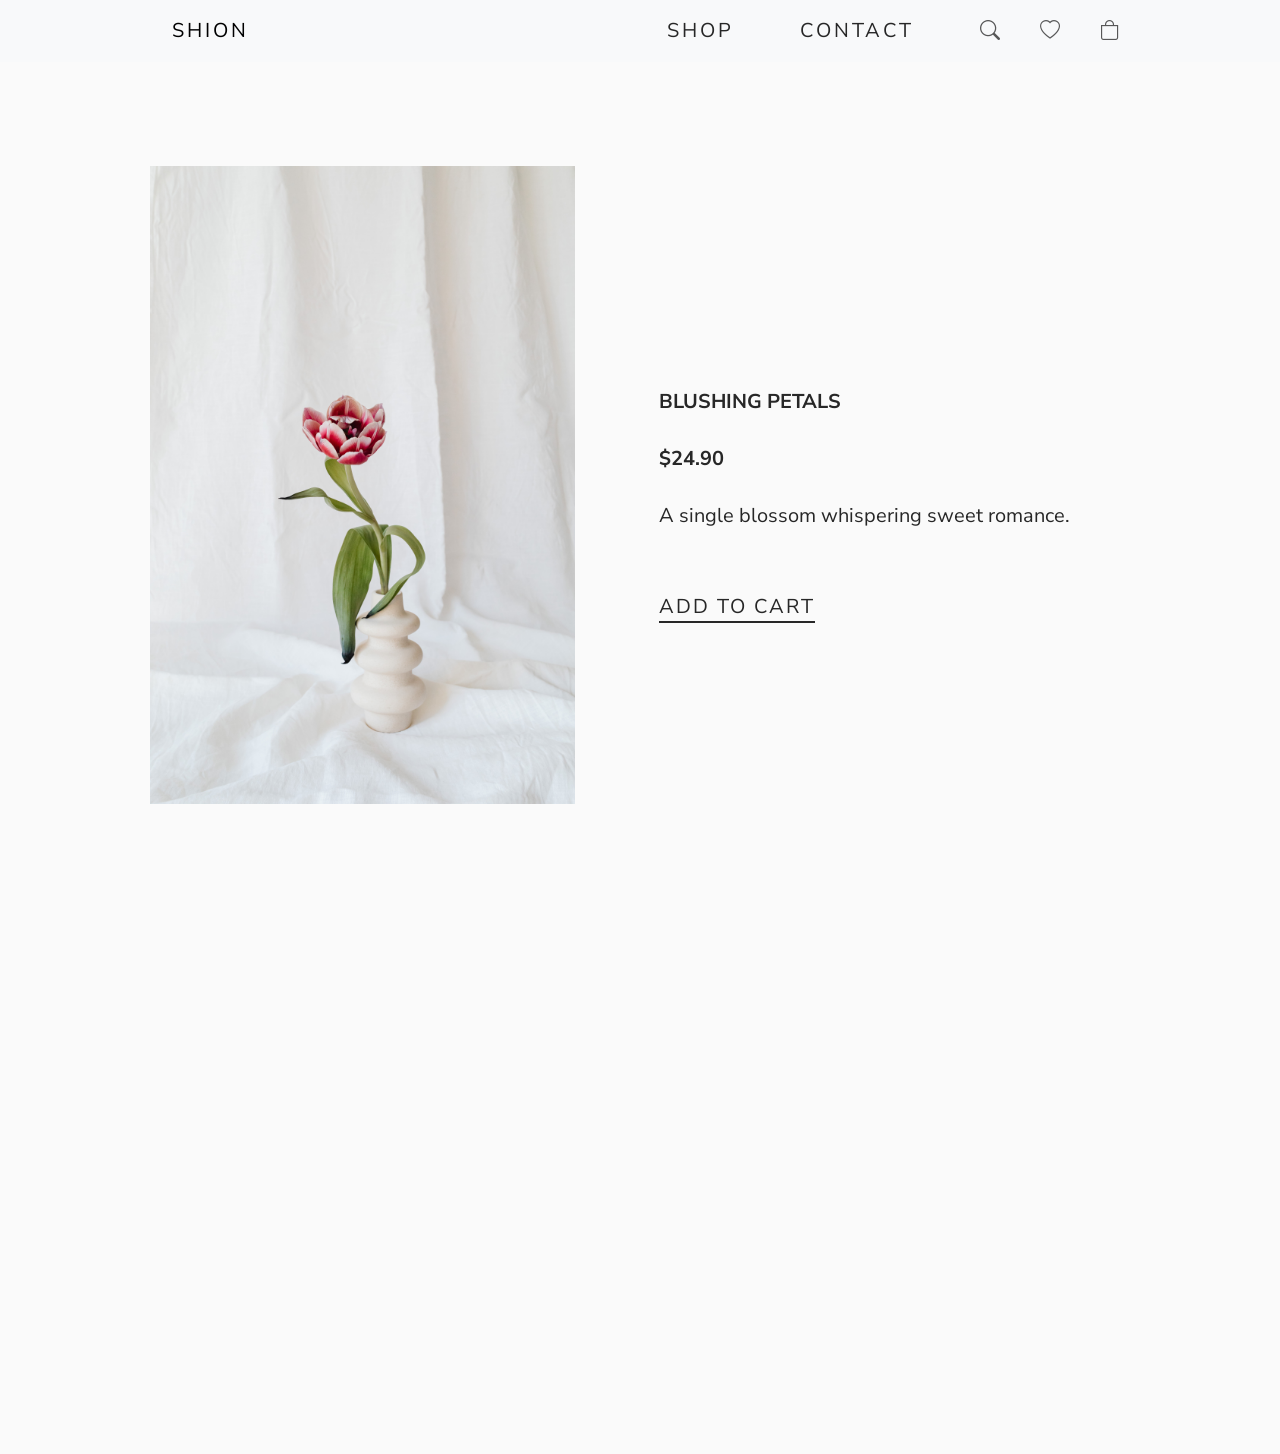
<file: product-blushingpetals.html>
<!DOCTYPE html>
<html lang="en">
  <head>
    <meta charset="utf-8" />
    <meta name="viewport" content="width=device-width, initial-scale=1" />
    <title>Shion.</title>

    <!-- Bootstrap -->
    <link
      href="https://cdn.jsdelivr.net/npm/bootstrap@5.3.0/dist/css/bootstrap.min.css"
      rel="stylesheet"
      integrity="sha384-9ndCyUaIbzAi2FUVXJi0CjmCapSmO7SnpJef0486qhLnuZ2cdeRhO02iuK6FUUVM"
      crossorigin="anonymous"
    />

    <!-- Bootstrap icons -->
    <link
      rel="stylesheet"
      href="https://cdn.jsdelivr.net/npm/bootstrap-icons@1.10.5/font/bootstrap-icons.css"
    />

    <!-- Google fonts : nunito sans, 400 + 700 -->
    <link rel="preconnect" href="https://fonts.googleapis.com" />
    <link rel="preconnect" href="https://fonts.gstatic.com" crossorigin />
    <link
      href="https://fonts.googleapis.com/css2?family=Nunito+Sans:wght@400;700&display=swap"
      rel="stylesheet"
    />

    <!-- AOS -->
    <link href="https://unpkg.com/aos@2.3.1/dist/aos.css" rel="stylesheet" />

    <!-- Custom css-->
    <link rel="stylesheet" href="css/style.css" />
  </head>
  <body>
    <!-- Navbar -->
    <nav id="top" class="navbar navbar-expand-lg bg-body-tertiary">
      <div class="container-fluid">
        <div class="">
          <a class="navbar-brand navbar-logo" href="index.html">Shion</a>
        </div>
        <button
          class="navbar-toggler"
          type="button"
          data-bs-toggle="collapse"
          data-bs-target="#navbarNav"
          aria-controls="navbarNav"
          aria-expanded="false"
          aria-label="Toggle navigation"
        >
          <span class="navbar-toggler-icon"></span>
        </button>
        <div
          class="justify-content-end collapse navbar-collapse"
          id="navbarNav"
        >
          <ul class="navbar-nav">
            <li class="nav-item text-center">
              <a class="nav-link navbar-navlinks" href="shop.html">Shop</a>
            </li>
            <div class="nav-spacing">
              <li class="nav-item text-center">
                <a class="nav-link navbar-navlinks" href="contact.html"
                  >Contact</a
                >
              </li>
            </div>
            <div class="row">
              <div class="col">
                <li class="nav-item text-end">
                  <a class="nav-link" href="#"><i class="bi bi-search"></i></a>
                </li>
              </div>
              <div class="col">
                <li class="nav-item text-center">
                  <a class="nav-link" href="#"><i class="bi bi-heart"></i></a>
                </li>
              </div>
              <div class="col">
                <li class="nav-item text-start">
                  <a class="nav-link" href="#"><i class="bi bi-bag"></i></a>
                </li>
              </div>
            </div>
          </ul>
        </div>
      </div>
    </nav>

    <section class="single-product pt-70">
      <div class="row row-cols-auto row-spacing d-flex justify-content-center">
        <div class="col d-flex justify-content-center">
          <img
            class="img-size img-spacing product-img"
            src="images/product-blushingpetals.jpg"
          />
        </div>
        <div class="col d-flex align-items-center p-5">
          <div
            data-aos="fade-up"
            data-aos-duration="900"
            class="container p-4"
          >
            <h3>Blushing Petals</h3>
            <h3>$24.90</h3>
            <p class="pb-45">A single blossom whispering sweet romance.</p>
            <a href="#" class="btn-underline">Add to Cart</a>
          </div>
        </div>
      </div>
    </section>

    <!-- Footer -->
    <footer>
      <div data-aos="fade-up" data-aos-duration="900" class="container">
        <p class="logo">Shion</p>
        <div class="row row-cols-auto row-spacing">
          <div class="col footer-col">
            <a class="btn-underline display-block pb-28" href="product-blushingpetals.html#top">
              Back to top <i class="bi bi-arrow-up"></i>
            </a>
          </div>
          <div class="col footer-col">
            <a class="btn-underline display-block pb-28" href="shop.html"
              >Shop</a
            >
          </div>
          <div class="col footer-col pl-24 pr-24">
            <a class="btn-underline display-block pb-28" href="contact.html"
              >Contact</a
            >
          </div>
        </div>
        <p class="pt-40 pb-76">&copy 2023 Lexi Tian. All rights reserved.</p>
      </div>
    </footer>

    <!-- Bootstrap JS -->
    <script
      src="https://cdn.jsdelivr.net/npm/bootstrap@5.3.0/dist/js/bootstrap.bundle.min.js"
      integrity="sha384-geWF76RCwLtnZ8qwWowPQNguL3RmwHVBC9FhGdlKrxdiJJigb/j/68SIy3Te4Bkz"
      crossorigin="anonymous"
    ></script>

    <!-- AOS JS -->
    <script src="https://unpkg.com/aos@2.3.1/dist/aos.js"></script>
    <script>
      AOS.init();
    </script>
  </body>
</html>
</file>
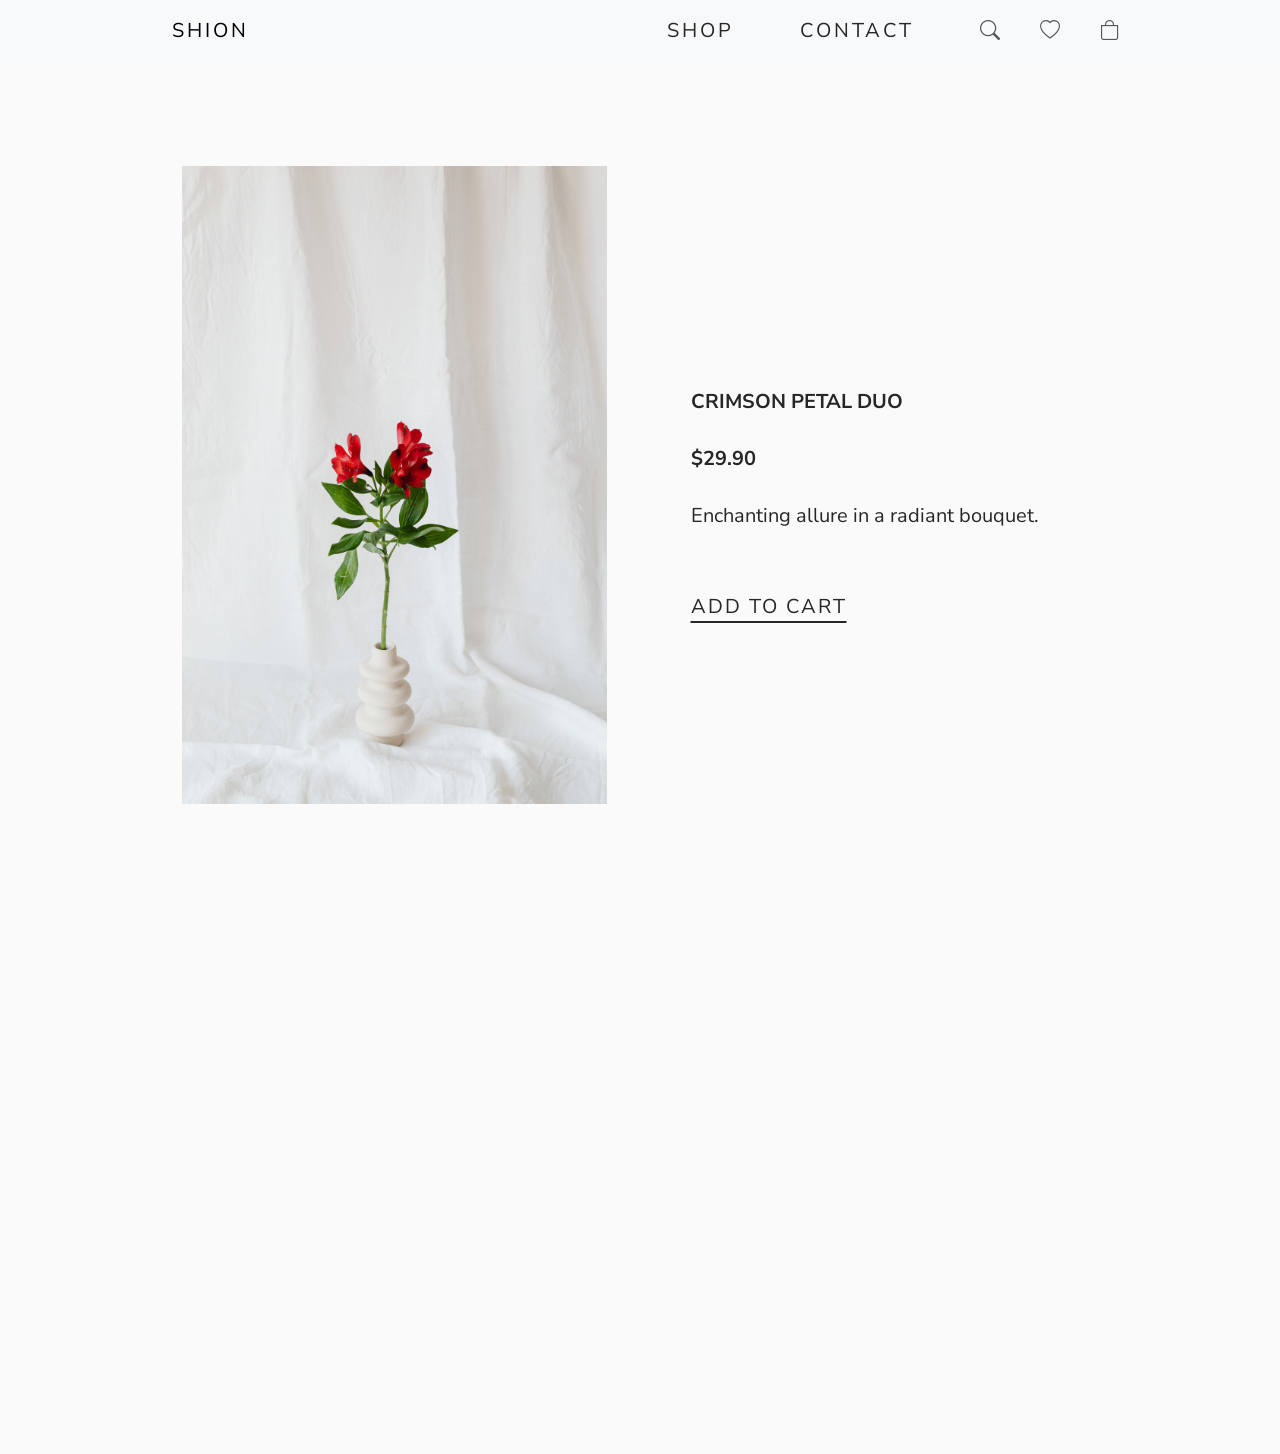
<file: product-crimsonpetalduo.html>
<!DOCTYPE html>
<html lang="en">
  <head>
    <meta charset="utf-8" />
    <meta name="viewport" content="width=device-width, initial-scale=1" />
    <title>Shion.</title>

    <!-- Bootstrap -->
    <link
      href="https://cdn.jsdelivr.net/npm/bootstrap@5.3.0/dist/css/bootstrap.min.css"
      rel="stylesheet"
      integrity="sha384-9ndCyUaIbzAi2FUVXJi0CjmCapSmO7SnpJef0486qhLnuZ2cdeRhO02iuK6FUUVM"
      crossorigin="anonymous"
    />

    <!-- Bootstrap icons -->
    <link
      rel="stylesheet"
      href="https://cdn.jsdelivr.net/npm/bootstrap-icons@1.10.5/font/bootstrap-icons.css"
    />

    <!-- Google fonts : nunito sans, 400 + 700 -->
    <link rel="preconnect" href="https://fonts.googleapis.com" />
    <link rel="preconnect" href="https://fonts.gstatic.com" crossorigin />
    <link
      href="https://fonts.googleapis.com/css2?family=Nunito+Sans:wght@400;700&display=swap"
      rel="stylesheet"
    />

    <!-- AOS -->
    <link href="https://unpkg.com/aos@2.3.1/dist/aos.css" rel="stylesheet" />

    <!-- Custom css-->
    <link rel="stylesheet" href="css/style.css" />
  </head>
  <body>
    <!-- Navbar -->
    <nav id="top" class="navbar navbar-expand-lg bg-body-tertiary">
      <div class="container-fluid">
        <div class="">
          <a class="navbar-brand navbar-logo" href="index.html">Shion</a>
        </div>
        <button
          class="navbar-toggler"
          type="button"
          data-bs-toggle="collapse"
          data-bs-target="#navbarNav"
          aria-controls="navbarNav"
          aria-expanded="false"
          aria-label="Toggle navigation"
        >
          <span class="navbar-toggler-icon"></span>
        </button>
        <div
          class="justify-content-end collapse navbar-collapse"
          id="navbarNav"
        >
          <ul class="navbar-nav">
            <li class="nav-item text-center">
              <a class="nav-link navbar-navlinks" href="shop.html">Shop</a>
            </li>
            <div class="nav-spacing">
              <li class="nav-item text-center">
                <a class="nav-link navbar-navlinks" href="contact.html"
                  >Contact</a
                >
              </li>
            </div>
            <div class="row">
              <div class="col">
                <li class="nav-item text-end">
                  <a class="nav-link" href="#"><i class="bi bi-search"></i></a>
                </li>
              </div>
              <div class="col">
                <li class="nav-item text-center">
                  <a class="nav-link" href="#"><i class="bi bi-heart"></i></a>
                </li>
              </div>
              <div class="col">
                <li class="nav-item text-start">
                  <a class="nav-link" href="#"><i class="bi bi-bag"></i></a>
                </li>
              </div>
            </div>
          </ul>
        </div>
      </div>
    </nav>

    <section class="single-product pt-70">
      <div class="row row-cols-auto row-spacing d-flex justify-content-center">
        <div class="col d-flex justify-content-center">
          <img
            class="img-size img-spacing product-img"
            src="images/product-crimsonpetalduo.jpg"
          />
        </div>
        <div class="col d-flex align-items-center p-5">
          <div
            data-aos="fade-up"
            data-aos-duration="900"
            class="container p-4"
          >
            <h3>Crimson Petal Duo</h3>
            <h3>$29.90</h3>
            <p class="pb-45">Enchanting allure in a radiant bouquet.</p>
            <a href="#" class="btn-underline">Add to Cart</a>
          </div>
        </div>
      </div>
    </section>

    <!-- Footer -->
    <footer>
      <div data-aos="fade-up" data-aos-duration="900" class="container">
        <p class="logo">Shion</p>
        <div class="row row-cols-auto row-spacing">
          <div class="col footer-col">
            <a class="btn-underline display-block pb-28" href="product-crimsonpetalduo.html#top">
              Back to top <i class="bi bi-arrow-up"></i>
            </a>
          </div>
          <div class="col footer-col">
            <a class="btn-underline display-block pb-28" href="shop.html"
              >Shop</a
            >
          </div>
          <div class="col footer-col pl-24 pr-24">
            <a class="btn-underline display-block pb-28" href="contact.html"
              >Contact</a
            >
          </div>
        </div>
        <p class="pt-40 pb-76">&copy 2023 Lexi Tian. All rights reserved.</p>
      </div>
    </footer>

    <!-- Bootstrap JS -->
    <script
      src="https://cdn.jsdelivr.net/npm/bootstrap@5.3.0/dist/js/bootstrap.bundle.min.js"
      integrity="sha384-geWF76RCwLtnZ8qwWowPQNguL3RmwHVBC9FhGdlKrxdiJJigb/j/68SIy3Te4Bkz"
      crossorigin="anonymous"
    ></script>

    <!-- AOS JS -->
    <script src="https://unpkg.com/aos@2.3.1/dist/aos.js"></script>
    <script>
      AOS.init();
    </script>
  </body>
</html>
</file>
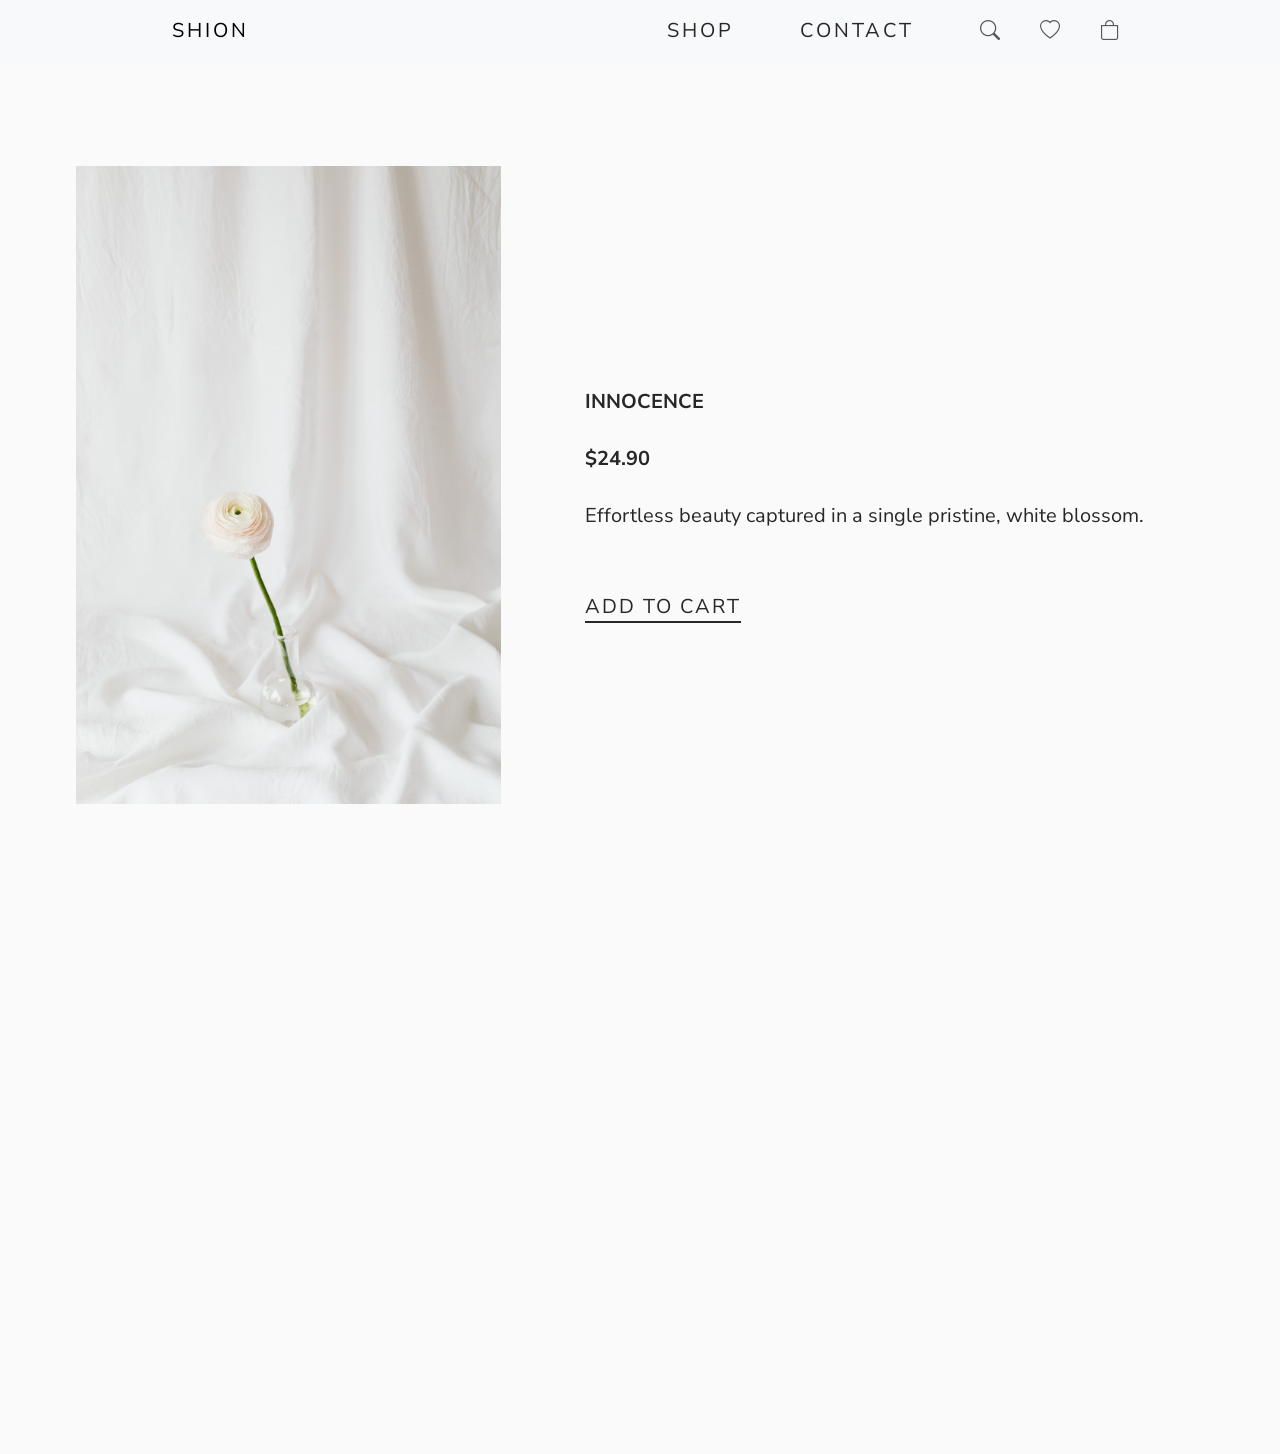
<file: product-innocence.html>
<!DOCTYPE html>
<html lang="en">
  <head>
    <meta charset="utf-8" />
    <meta name="viewport" content="width=device-width, initial-scale=1" />
    <title>Shion.</title>

    <!-- Bootstrap -->
    <link
      href="https://cdn.jsdelivr.net/npm/bootstrap@5.3.0/dist/css/bootstrap.min.css"
      rel="stylesheet"
      integrity="sha384-9ndCyUaIbzAi2FUVXJi0CjmCapSmO7SnpJef0486qhLnuZ2cdeRhO02iuK6FUUVM"
      crossorigin="anonymous"
    />

    <!-- Bootstrap icons -->
    <link
      rel="stylesheet"
      href="https://cdn.jsdelivr.net/npm/bootstrap-icons@1.10.5/font/bootstrap-icons.css"
    />

    <!-- Google fonts : nunito sans, 400 + 700 -->
    <link rel="preconnect" href="https://fonts.googleapis.com" />
    <link rel="preconnect" href="https://fonts.gstatic.com" crossorigin />
    <link
      href="https://fonts.googleapis.com/css2?family=Nunito+Sans:wght@400;700&display=swap"
      rel="stylesheet"
    />

    <!-- AOS -->
    <link href="https://unpkg.com/aos@2.3.1/dist/aos.css" rel="stylesheet" />

    <!-- Custom css-->
    <link rel="stylesheet" href="css/style.css" />
  </head>
  <body>
    <!-- Navbar -->
    <nav id="top" class="navbar navbar-expand-lg bg-body-tertiary">
      <div class="container-fluid">
        <div class="">
          <a class="navbar-brand navbar-logo" href="index.html">Shion</a>
        </div>
        <button
          class="navbar-toggler"
          type="button"
          data-bs-toggle="collapse"
          data-bs-target="#navbarNav"
          aria-controls="navbarNav"
          aria-expanded="false"
          aria-label="Toggle navigation"
        >
          <span class="navbar-toggler-icon"></span>
        </button>
        <div
          class="justify-content-end collapse navbar-collapse"
          id="navbarNav"
        >
          <ul class="navbar-nav">
            <li class="nav-item text-center">
              <a class="nav-link navbar-navlinks" href="shop.html">Shop</a>
            </li>
            <div class="nav-spacing">
              <li class="nav-item text-center">
                <a class="nav-link navbar-navlinks" href="contact.html"
                  >Contact</a
                >
              </li>
            </div>
            <div class="row">
              <div class="col">
                <li class="nav-item text-end">
                  <a class="nav-link" href="#"><i class="bi bi-search"></i></a>
                </li>
              </div>
              <div class="col">
                <li class="nav-item text-center">
                  <a class="nav-link" href="#"><i class="bi bi-heart"></i></a>
                </li>
              </div>
              <div class="col">
                <li class="nav-item text-start">
                  <a class="nav-link" href="#"><i class="bi bi-bag"></i></a>
                </li>
              </div>
            </div>
          </ul>
        </div>
      </div>
    </nav>
    <section class="single-product pt-70">
      <div class="row row-cols-auto row-spacing d-flex justify-content-center">
        <div class="col d-flex justify-content-center">
          <img
            class="img-size img-spacing product-img"
            src="images/product-innocence.jpg"
          />
        </div>
        <div class="col d-flex align-items-center p-5">
          <div
            data-aos="fade-up"
            data-aos-duration="900"
            class="container p-4"
          >
            <h3>Innocence</h3>
            <h3>$24.90</h3>
            <p class="pb-45">
              Effortless beauty captured in a single pristine, white blossom.
            </p>
            <a href="#" class="btn-underline">Add to Cart</a>
          </div>
        </div>
      </div>
    </section>

    <!-- Footer -->
    <footer>
      <div data-aos="fade-up" data-aos-duration="900" class="container">
        <p class="logo">Shion</p>
        <div class="row row-cols-auto row-spacing">
          <div class="col footer-col">
            <a class="btn-underline display-block pb-28" href="product-innocence.html#top">
              Back to top <i class="bi bi-arrow-up"></i>
            </a>
          </div>
          <div class="col footer-col">
            <a class="btn-underline display-block pb-28" href="shop.html"
              >Shop</a
            >
          </div>
          <div class="col footer-col pl-24 pr-24">
            <a class="btn-underline display-block pb-28" href="contact.html"
              >Contact</a
            >
          </div>
        </div>
        <p class="pt-40 pb-76">&copy 2023 Lexi Tian. All rights reserved.</p>
      </div>
    </footer>

    <!-- Bootstrap JS -->
    <script
      src="https://cdn.jsdelivr.net/npm/bootstrap@5.3.0/dist/js/bootstrap.bundle.min.js"
      integrity="sha384-geWF76RCwLtnZ8qwWowPQNguL3RmwHVBC9FhGdlKrxdiJJigb/j/68SIy3Te4Bkz"
      crossorigin="anonymous"
    ></script>

    <!-- AOS JS -->
    <script src="https://unpkg.com/aos@2.3.1/dist/aos.js"></script>
    <script>
      AOS.init();
    </script>
  </body>
</html>
</file>
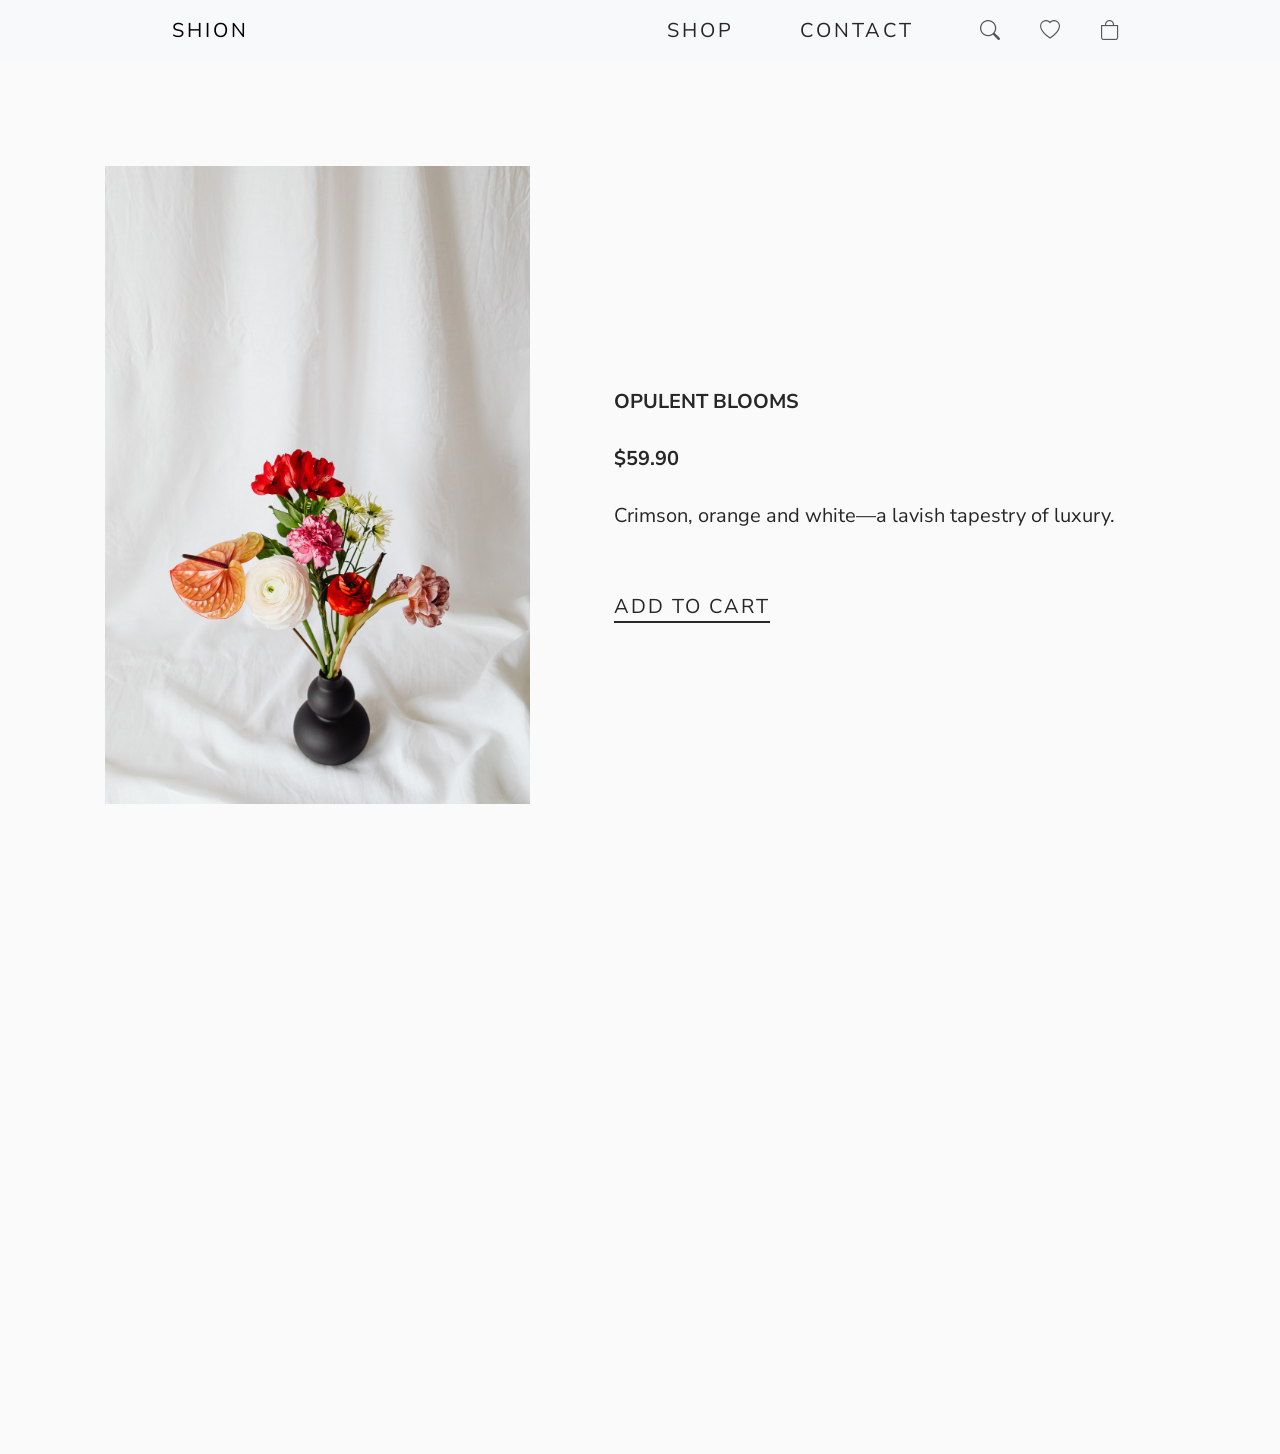
<file: product-opulentblooms.html>
<!DOCTYPE html>
<html lang="en">
  <head>
    <meta charset="utf-8" />
    <meta name="viewport" content="width=device-width, initial-scale=1" />
    <title>Shion.</title>

    <!-- Bootstrap -->
    <link
      href="https://cdn.jsdelivr.net/npm/bootstrap@5.3.0/dist/css/bootstrap.min.css"
      rel="stylesheet"
      integrity="sha384-9ndCyUaIbzAi2FUVXJi0CjmCapSmO7SnpJef0486qhLnuZ2cdeRhO02iuK6FUUVM"
      crossorigin="anonymous"
    />

    <!-- Bootstrap icons -->
    <link
      rel="stylesheet"
      href="https://cdn.jsdelivr.net/npm/bootstrap-icons@1.10.5/font/bootstrap-icons.css"
    />

    <!-- Google fonts : nunito sans, 400 + 700 -->
    <link rel="preconnect" href="https://fonts.googleapis.com" />
    <link rel="preconnect" href="https://fonts.gstatic.com" crossorigin />
    <link
      href="https://fonts.googleapis.com/css2?family=Nunito+Sans:wght@400;700&display=swap"
      rel="stylesheet"
    />

    <!-- AOS -->
    <link href="https://unpkg.com/aos@2.3.1/dist/aos.css" rel="stylesheet" />

    <!-- Custom css-->
    <link rel="stylesheet" href="css/style.css" />
  </head>
  <body>
    <!-- Navbar -->
    <nav id="top" class="navbar navbar-expand-lg bg-body-tertiary">
      <div class="container-fluid">
        <div class="">
          <a class="navbar-brand navbar-logo" href="index.html">Shion</a>
        </div>
        <button
          class="navbar-toggler"
          type="button"
          data-bs-toggle="collapse"
          data-bs-target="#navbarNav"
          aria-controls="navbarNav"
          aria-expanded="false"
          aria-label="Toggle navigation"
        >
          <span class="navbar-toggler-icon"></span>
        </button>
        <div
          class="justify-content-end collapse navbar-collapse"
          id="navbarNav"
        >
          <ul class="navbar-nav">
            <li class="nav-item text-center">
              <a class="nav-link navbar-navlinks" href="shop.html">Shop</a>
            </li>
            <div class="nav-spacing">
              <li class="nav-item text-center">
                <a class="nav-link navbar-navlinks" href="contact.html"
                  >Contact</a
                >
              </li>
            </div>
            <div class="row">
              <div class="col">
                <li class="nav-item text-end">
                  <a class="nav-link" href="#"><i class="bi bi-search"></i></a>
                </li>
              </div>
              <div class="col">
                <li class="nav-item text-center">
                  <a class="nav-link" href="#"><i class="bi bi-heart"></i></a>
                </li>
              </div>
              <div class="col">
                <li class="nav-item text-start">
                  <a class="nav-link" href="#"><i class="bi bi-bag"></i></a>
                </li>
              </div>
            </div>
          </ul>
        </div>
      </div>
    </nav>

    <section class="single-product pt-70">
      <div class="row row-cols-auto row-spacing d-flex justify-content-center">
        <div class="col d-flex justify-content-center">
          <img
            class="img-size img-spacing product-img"
            src="images/product-opulentblooms.jpg"
          />
        </div>
        <div class="col d-flex align-items-center p-5">
          <div
            data-aos="fade-up"
            data-aos-duration="900"
            class="container p-4"
          >
            <h3>Opulent Blooms</h3>
            <h3>$59.90</h3>
            <p class="pb-45">
              Crimson, orange and white—a lavish tapestry of luxury.
            </p>
            <a href="#" class="btn-underline">Add to Cart</a>
          </div>
        </div>
      </div>
    </section>

    <!-- Footer -->
    <footer>
      <div data-aos="fade-up" data-aos-duration="900" class="container">
        <p class="logo">Shion</p>
        <div class="row row-cols-auto row-spacing">
          <div class="col footer-col">
            <a class="btn-underline display-block pb-28" href="product-opulentblooms.html#top">
              Back to top <i class="bi bi-arrow-up"></i>
            </a>
          </div>
          <div class="col footer-col">
            <a class="btn-underline display-block pb-28" href="shop.html"
              >Shop</a
            >
          </div>
          <div class="col footer-col pl-24 pr-24">
            <a class="btn-underline display-block pb-28" href="contact.html"
              >Contact</a
            >
          </div>
        </div>
        <p class="pt-40 pb-76">&copy 2023 Lexi Tian. All rights reserved.</p>
      </div>
    </footer>

    <!-- Bootstrap JS -->
    <script
      src="https://cdn.jsdelivr.net/npm/bootstrap@5.3.0/dist/js/bootstrap.bundle.min.js"
      integrity="sha384-geWF76RCwLtnZ8qwWowPQNguL3RmwHVBC9FhGdlKrxdiJJigb/j/68SIy3Te4Bkz"
      crossorigin="anonymous"
    ></script>

    <!-- AOS JS -->
    <script src="https://unpkg.com/aos@2.3.1/dist/aos.js"></script>
    <script>
      AOS.init();
    </script>
  </body>
</html>
</file>
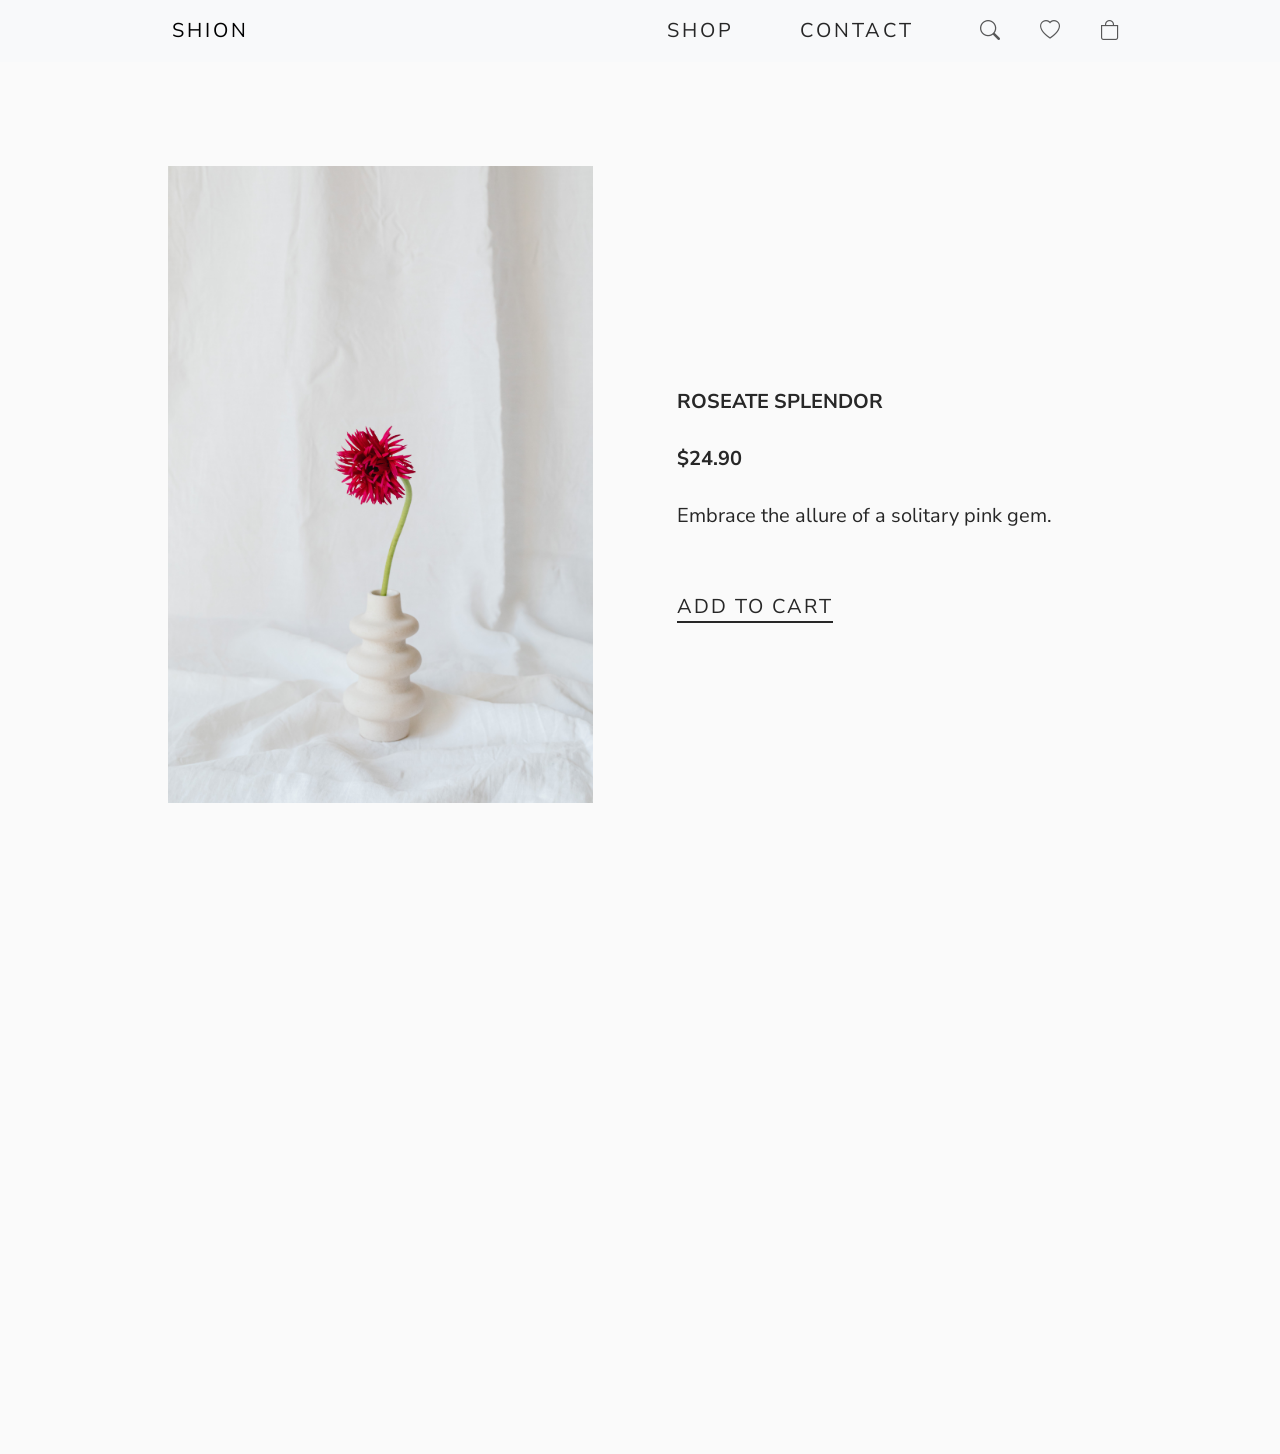
<file: product-roseatesplendour.html>
<!DOCTYPE html>
<html lang="en">
  <head>
    <meta charset="utf-8" />
    <meta name="viewport" content="width=device-width, initial-scale=1" />
    <title>Shion.</title>

    <!-- Bootstrap -->
    <link
      href="https://cdn.jsdelivr.net/npm/bootstrap@5.3.0/dist/css/bootstrap.min.css"
      rel="stylesheet"
      integrity="sha384-9ndCyUaIbzAi2FUVXJi0CjmCapSmO7SnpJef0486qhLnuZ2cdeRhO02iuK6FUUVM"
      crossorigin="anonymous"
    />

    <!-- Bootstrap icons -->
    <link
      rel="stylesheet"
      href="https://cdn.jsdelivr.net/npm/bootstrap-icons@1.10.5/font/bootstrap-icons.css"
    />

    <!-- Google fonts : nunito sans, 400 + 700 -->
    <link rel="preconnect" href="https://fonts.googleapis.com" />
    <link rel="preconnect" href="https://fonts.gstatic.com" crossorigin />
    <link
      href="https://fonts.googleapis.com/css2?family=Nunito+Sans:wght@400;700&display=swap"
      rel="stylesheet"
    />

    <!-- AOS -->
    <link href="https://unpkg.com/aos@2.3.1/dist/aos.css" rel="stylesheet" />

    <!-- Custom css-->
    <link rel="stylesheet" href="css/style.css" />
  </head>
  <body>
    <!-- Navbar -->
    <nav id="top" class="navbar navbar-expand-lg bg-body-tertiary">
      <div class="container-fluid">
        <div class="">
          <a class="navbar-brand navbar-logo" href="index.html">Shion</a>
        </div>
        <button
          class="navbar-toggler"
          type="button"
          data-bs-toggle="collapse"
          data-bs-target="#navbarNav"
          aria-controls="navbarNav"
          aria-expanded="false"
          aria-label="Toggle navigation"
        >
          <span class="navbar-toggler-icon"></span>
        </button>
        <div
          class="justify-content-end collapse navbar-collapse"
          id="navbarNav"
        >
          <ul class="navbar-nav">
            <li class="nav-item text-center">
              <a class="nav-link navbar-navlinks" href="shop.html">Shop</a>
            </li>
            <div class="nav-spacing">
              <li class="nav-item text-center">
                <a class="nav-link navbar-navlinks" href="contact.html"
                  >Contact</a
                >
              </li>
            </div>
            <div class="row">
              <div class="col">
                <li class="nav-item text-end">
                  <a class="nav-link" href="#"><i class="bi bi-search"></i></a>
                </li>
              </div>
              <div class="col">
                <li class="nav-item text-center">
                  <a class="nav-link" href="#"><i class="bi bi-heart"></i></a>
                </li>
              </div>
              <div class="col">
                <li class="nav-item text-start">
                  <a class="nav-link" href="#"><i class="bi bi-bag"></i></a>
                </li>
              </div>
            </div>
          </ul>
        </div>
      </div>
    </nav>

    <section class="single-product pt-70">
      <div class="row row-cols-auto row-spacing d-flex justify-content-center">
        <div class="col d-flex justify-content-center">
          <img
            class="img-size img-spacing product-img"
            src="images/product-roseatesplendour.jpg"
          />
        </div>
        <div class="col d-flex align-items-center p-5">
          <div
            data-aos="fade-up"
            data-aos-duration="900"
            class="container p-4"
          >
            <h3>Roseate Splendor</h3>
            <h3>$24.90</h3>
            <p class="pb-45">Embrace the allure of a solitary pink gem.</p>
            <a href="#" class="btn-underline">Add to Cart</a>
          </div>
        </div>
      </div>
    </section>

    <!-- Footer -->
    <footer>
      <div data-aos="fade-up" data-aos-duration="900" class="container">
        <p class="logo">Shion</p>
        <div class="row row-cols-auto row-spacing">
          <div class="col footer-col">
            <a class="btn-underline display-block pb-28" href="product-roseatesplendour.html#top">
              Back to top <i class="bi bi-arrow-up"></i>
            </a>
          </div>
          <div class="col footer-col">
            <a class="btn-underline display-block pb-28" href="shop.html"
              >Shop</a
            >
          </div>
          <div class="col footer-col pl-24 pr-24">
            <a class="btn-underline display-block pb-28" href="contact.html"
              >Contact</a
            >
          </div>
        </div>
        <p class="pt-40 pb-76">&copy 2023 Lexi Tian. All rights reserved.</p>
      </div>
    </footer>

    <!-- Bootstrap JS -->
    <script
      src="https://cdn.jsdelivr.net/npm/bootstrap@5.3.0/dist/js/bootstrap.bundle.min.js"
      integrity="sha384-geWF76RCwLtnZ8qwWowPQNguL3RmwHVBC9FhGdlKrxdiJJigb/j/68SIy3Te4Bkz"
      crossorigin="anonymous"
    ></script>

    <!-- AOS JS -->
    <script src="https://unpkg.com/aos@2.3.1/dist/aos.js"></script>
    <script>
      AOS.init();
    </script>
  </body>
</html>
</file>
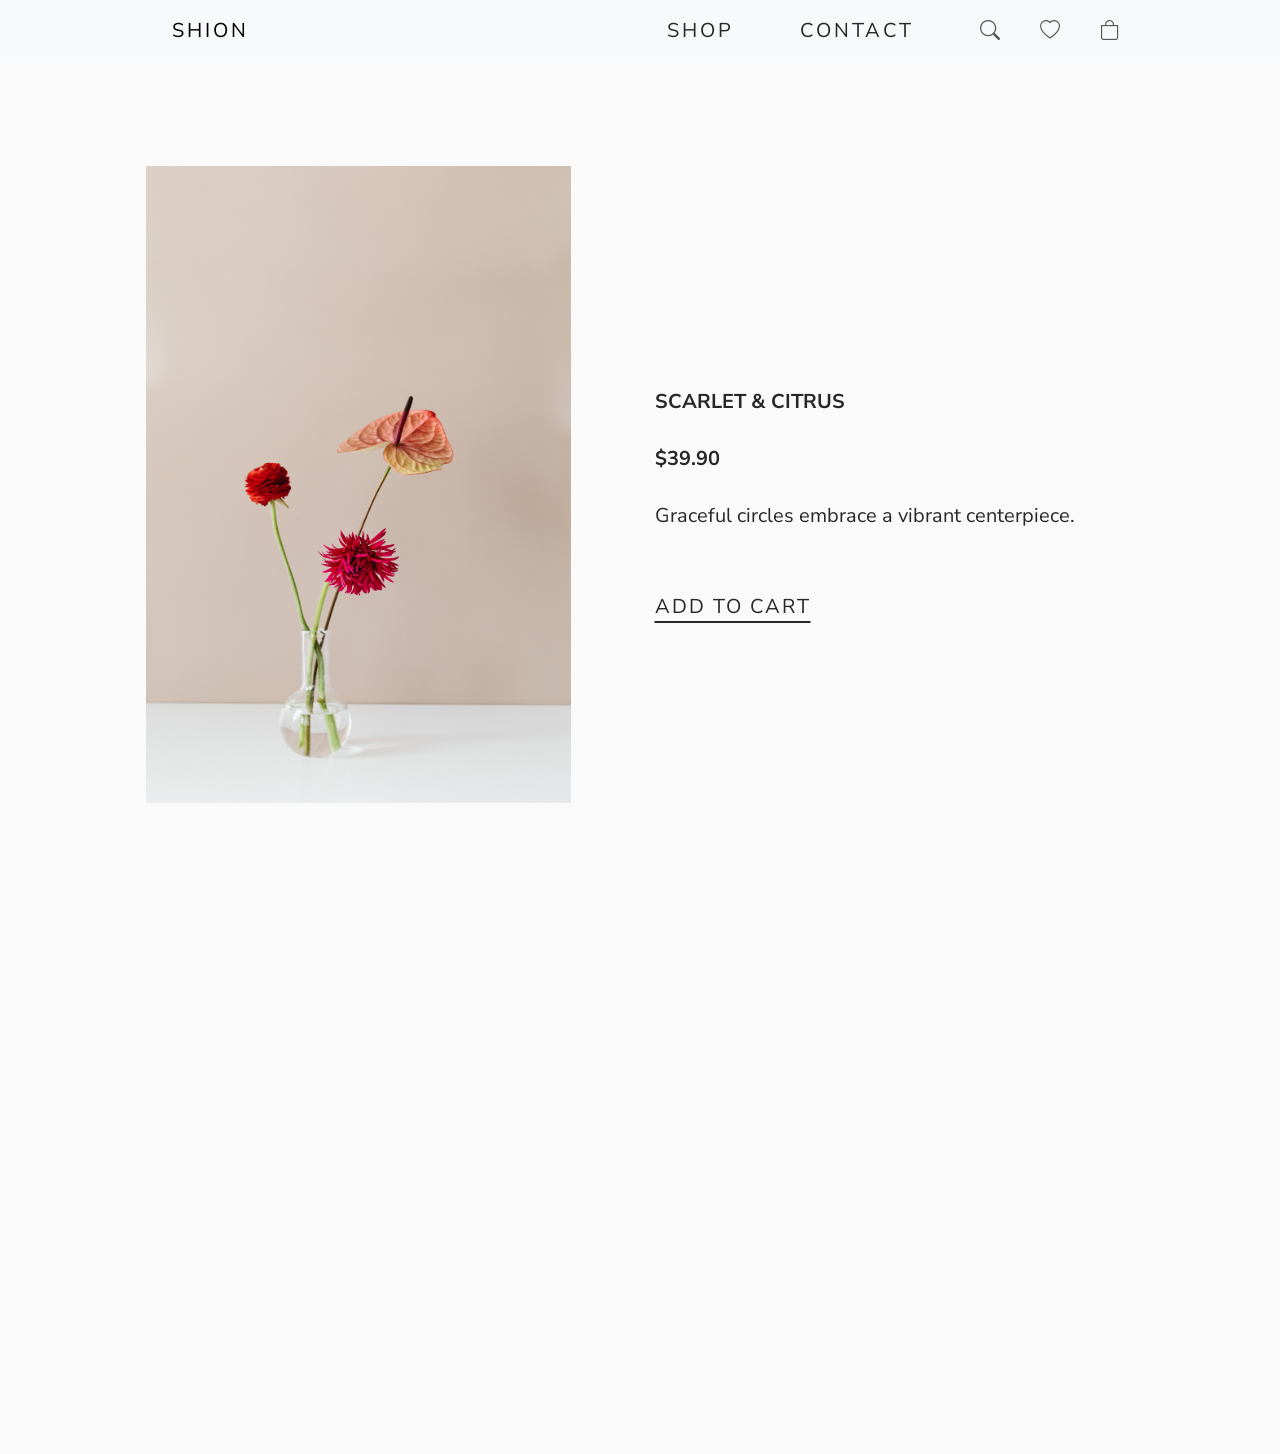
<file: product-scarletcitrus.html>
<!DOCTYPE html>
<html lang="en">
  <head>
    <meta charset="utf-8" />
    <meta name="viewport" content="width=device-width, initial-scale=1" />
    <title>Shion.</title>

    <!-- Bootstrap -->
    <link
      href="https://cdn.jsdelivr.net/npm/bootstrap@5.3.0/dist/css/bootstrap.min.css"
      rel="stylesheet"
      integrity="sha384-9ndCyUaIbzAi2FUVXJi0CjmCapSmO7SnpJef0486qhLnuZ2cdeRhO02iuK6FUUVM"
      crossorigin="anonymous"
    />

    <!-- Bootstrap icons -->
    <link
      rel="stylesheet"
      href="https://cdn.jsdelivr.net/npm/bootstrap-icons@1.10.5/font/bootstrap-icons.css"
    />

    <!-- Google fonts : nunito sans, 400 + 700 -->
    <link rel="preconnect" href="https://fonts.googleapis.com" />
    <link rel="preconnect" href="https://fonts.gstatic.com" crossorigin />
    <link
      href="https://fonts.googleapis.com/css2?family=Nunito+Sans:wght@400;700&display=swap"
      rel="stylesheet"
    />

    <!-- AOS -->
    <link href="https://unpkg.com/aos@2.3.1/dist/aos.css" rel="stylesheet" />

    <!-- Custom css-->
    <link rel="stylesheet" href="css/style.css" />
  </head>
  <body>
    <!-- Navbar -->
    <nav id="top" class="navbar navbar-expand-lg bg-body-tertiary">
      <div class="container-fluid">
        <div class="">
          <a class="navbar-brand navbar-logo" href="index.html">Shion</a>
        </div>
        <button
          class="navbar-toggler"
          type="button"
          data-bs-toggle="collapse"
          data-bs-target="#navbarNav"
          aria-controls="navbarNav"
          aria-expanded="false"
          aria-label="Toggle navigation"
        >
          <span class="navbar-toggler-icon"></span>
        </button>
        <div
          class="justify-content-end collapse navbar-collapse"
          id="navbarNav"
        >
          <ul class="navbar-nav">
            <li class="nav-item text-center">
              <a class="nav-link navbar-navlinks" href="shop.html">Shop</a>
            </li>
            <div class="nav-spacing">
              <li class="nav-item text-center">
                <a class="nav-link navbar-navlinks" href="contact.html"
                  >Contact</a
                >
              </li>
            </div>
            <div class="row">
              <div class="col">
                <li class="nav-item text-end">
                  <a class="nav-link" href="#"><i class="bi bi-search"></i></a>
                </li>
              </div>
              <div class="col">
                <li class="nav-item text-center">
                  <a class="nav-link" href="#"><i class="bi bi-heart"></i></a>
                </li>
              </div>
              <div class="col">
                <li class="nav-item text-start">
                  <a class="nav-link" href="#"><i class="bi bi-bag"></i></a>
                </li>
              </div>
            </div>
          </ul>
        </div>
      </div>
    </nav>

    <section class="single-product pt-70">
      <div class="row row-cols-auto row-spacing d-flex justify-content-center">
        <div class="col d-flex justify-content-center">
          <img
            class="img-size img-spacing product-img"
            src="images/product-scarletcitrus.jpg"
          />
        </div>
        <div class="col d-flex align-items-center p-5">
          <div
            data-aos="fade-up"
            data-aos-duration="900"
            class="container p-4"
          >
            <h3>Scarlet & Citrus</h3>
            <h3>$39.90</h3>
            <p class="pb-45">Graceful circles embrace a vibrant centerpiece.</p>
            <a href="#" class="btn-underline">Add to Cart</a>
          </div>
        </div>
      </div>
    </section>

    <!-- Footer -->
    <footer>
      <div data-aos="fade-up" data-aos-duration="900" class="container">
        <p class="logo">Shion</p>
        <div class="row row-cols-auto row-spacing">
          <div class="col footer-col">
            <a class="btn-underline display-block pb-28" href="product-scarletcitrus.html#top">
              Back to top <i class="bi bi-arrow-up"></i>
            </a>
          </div>
          <div class="col footer-col">
            <a class="btn-underline display-block pb-28" href="shop.html"
              >Shop</a
            >
          </div>
          <div class="col footer-col pl-24 pr-24">
            <a class="btn-underline display-block pb-28" href="contact.html"
              >Contact</a
            >
          </div>
        </div>
        <p class="pt-40 pb-76">&copy 2023 Lexi Tian. All rights reserved.</p>
      </div>
    </footer>

    <!-- Bootstrap JS -->
    <script
      src="https://cdn.jsdelivr.net/npm/bootstrap@5.3.0/dist/js/bootstrap.bundle.min.js"
      integrity="sha384-geWF76RCwLtnZ8qwWowPQNguL3RmwHVBC9FhGdlKrxdiJJigb/j/68SIy3Te4Bkz"
      crossorigin="anonymous"
    ></script>

    <!-- AOS JS -->
    <script src="https://unpkg.com/aos@2.3.1/dist/aos.js"></script>
    <script>
      AOS.init();
    </script>
  </body>
</html>
</file>
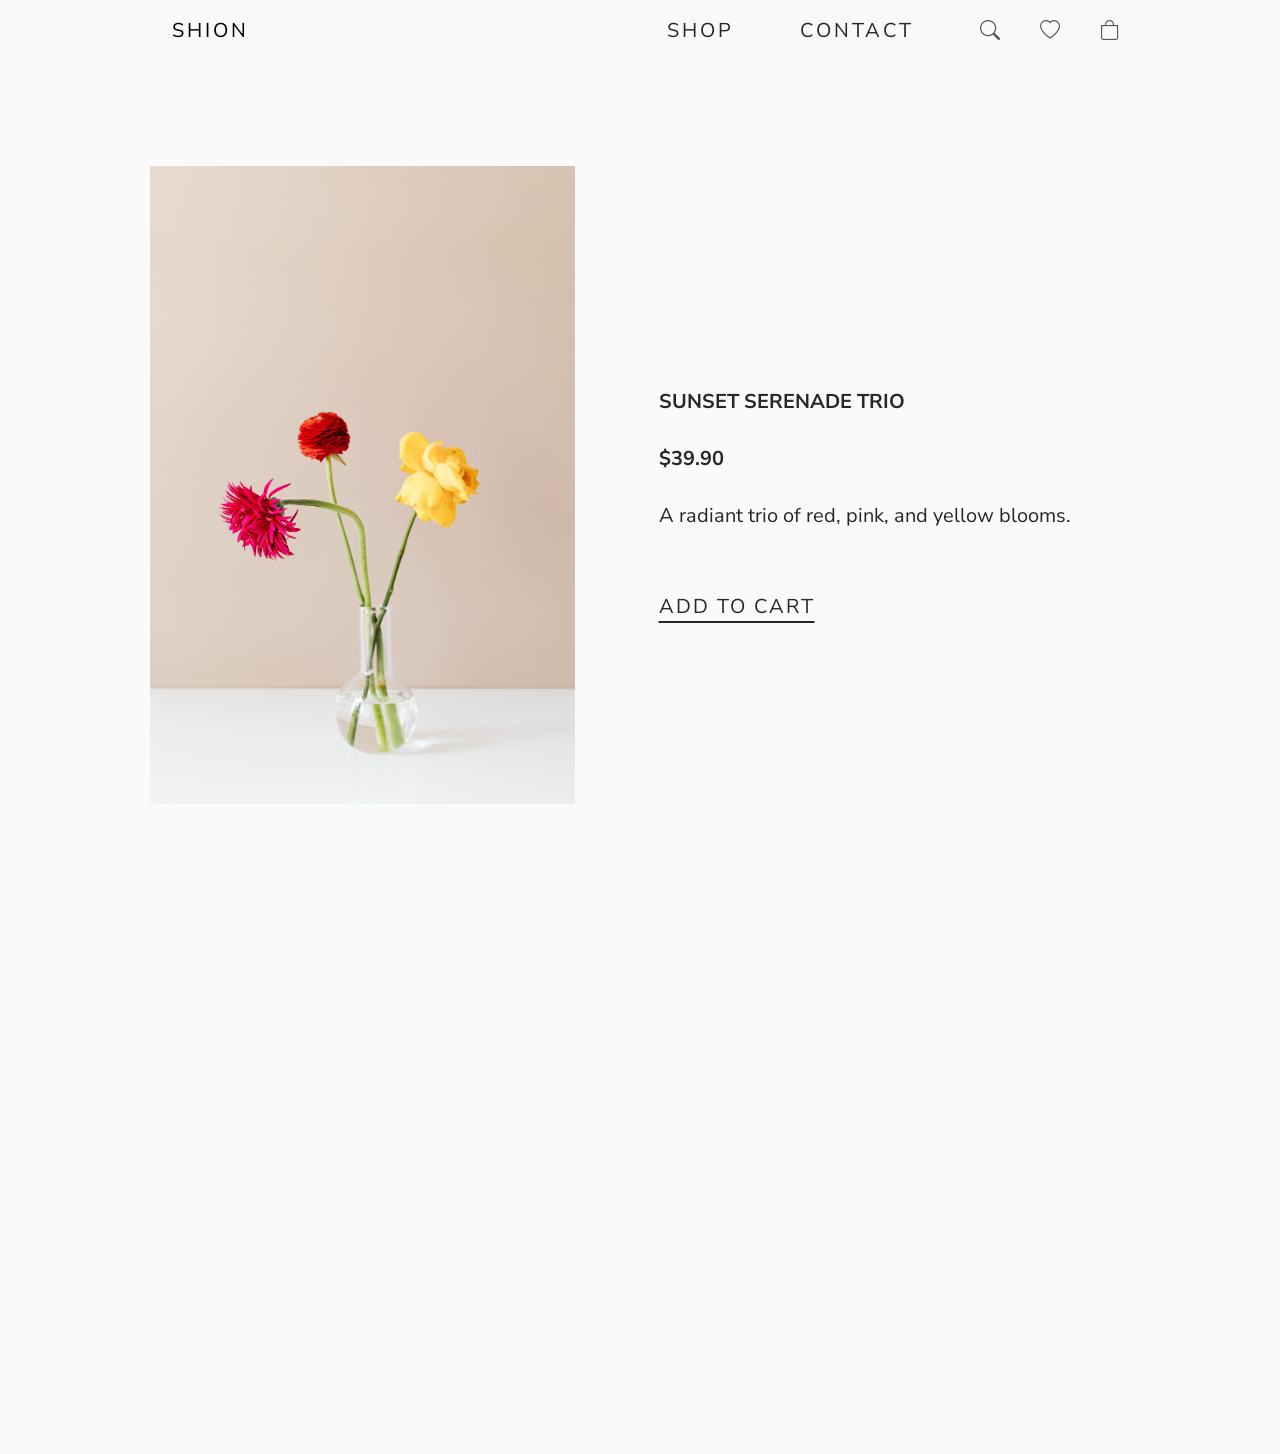
<file: product-sunsetserenadetrio.html>
<!DOCTYPE html>
<html lang="en">
  <head>
    <meta charset="utf-8" />
    <meta name="viewport" content="width=device-width, initial-scale=1" />
    <title>Shion.</title>

    <!-- Bootstrap -->
    <link
      href="https://cdn.jsdelivr.net/npm/bootstrap@5.3.0/dist/css/bootstrap.min.css"
      rel="stylesheet"
      integrity="sha384-9ndCyUaIbzAi2FUVXJi0CjmCapSmO7SnpJef0486qhLnuZ2cdeRhO02iuK6FUUVM"
      crossorigin="anonymous"
    />

    <!-- Bootstrap icons -->
    <link
      rel="stylesheet"
      href="https://cdn.jsdelivr.net/npm/bootstrap-icons@1.10.5/font/bootstrap-icons.css"
    />

    <!-- Google fonts : nunito sans, 400 + 700 -->
    <link rel="preconnect" href="https://fonts.googleapis.com" />
    <link rel="preconnect" href="https://fonts.gstatic.com" crossorigin />
    <link
      href="https://fonts.googleapis.com/css2?family=Nunito+Sans:wght@400;700&display=swap"
      rel="stylesheet"
    />

    <!-- AOS -->
    <link href="https://unpkg.com/aos@2.3.1/dist/aos.css" rel="stylesheet" />

    <!-- Custom css-->
    <link rel="stylesheet" href="css/style.css" />
  </head>
  <body>
    <!-- Navbar -->
    <nav id="top" class="navbar navbar-expand-lg bg-body-tertiary">
      <div class="container-fluid">
        <div class="">
          <a class="navbar-brand navbar-logo" href="index.html">Shion</a>
        </div>
        <button
          class="navbar-toggler"
          type="button"
          data-bs-toggle="collapse"
          data-bs-target="#navbarNav"
          aria-controls="navbarNav"
          aria-expanded="false"
          aria-label="Toggle navigation"
        >
          <span class="navbar-toggler-icon"></span>
        </button>
        <div
          class="justify-content-end collapse navbar-collapse"
          id="navbarNav"
        >
          <ul class="navbar-nav">
            <li class="nav-item text-center">
              <a class="nav-link navbar-navlinks" href="shop.html">Shop</a>
            </li>
            <div class="nav-spacing">
              <li class="nav-item text-center">
                <a class="nav-link navbar-navlinks" href="contact.html"
                  >Contact</a
                >
              </li>
            </div>
            <div class="row">
              <div class="col">
                <li class="nav-item text-end">
                  <a class="nav-link" href="#"><i class="bi bi-search"></i></a>
                </li>
              </div>
              <div class="col">
                <li class="nav-item text-center">
                  <a class="nav-link" href="#"><i class="bi bi-heart"></i></a>
                </li>
              </div>
              <div class="col">
                <li class="nav-item text-start">
                  <a class="nav-link" href="#"><i class="bi bi-bag"></i></a>
                </li>
              </div>
            </div>
          </ul>
        </div>
      </div>
    </nav>

    <section class="single-product">
      <div class="row row-cols-auto row-spacing d-flex justify-content-center">
        <div class="col d-flex justify-content-center">
          <img
            class="img-size img-spacing product-img"
            src="images/product-sunsetserenadetrio.jpg"
          />
        </div>
        <div class="col d-flex align-items-center p-5">
          <div data-aos="fade-up" data-aos-duration="900" class="container p-4">
            <h3>Sunset Serenade Trio</h3>
            <h3>$39.90</h3>
            <p class="pb-45">A radiant trio of red, pink, and yellow blooms.</p>
            <a href="#" class="btn-underline">Add to Cart</a>
          </div>
        </div>
      </div>
    </section>

    <!-- Footer -->
    <footer>
      <div data-aos="fade-up" data-aos-duration="900" class="container">
        <p class="logo">Shion</p>
        <div class="row row-cols-auto row-spacing">
          <div class="col footer-col">
            <a
              class="btn-underline display-block pb-28"
              href="product-sunsetsserenadetrio.html#top"
            >
              Back to top <i class="bi bi-arrow-up"></i>
            </a>
          </div>
          <div class="col footer-col">
            <a class="btn-underline display-block pb-28" href="shop.html"
              >Shop</a
            >
          </div>
          <div class="col footer-col pl-24 pr-24">
            <a class="btn-underline display-block pb-28" href="contact.html"
              >Contact</a
            >
          </div>
        </div>
        <p class="pt-40 pb-76">&copy 2023 Lexi Tian. All rights reserved.</p>
      </div>
    </footer>

    <!-- Bootstrap JS -->
    <script
      src="https://cdn.jsdelivr.net/npm/bootstrap@5.3.0/dist/js/bootstrap.bundle.min.js"
      integrity="sha384-geWF76RCwLtnZ8qwWowPQNguL3RmwHVBC9FhGdlKrxdiJJigb/j/68SIy3Te4Bkz"
      crossorigin="anonymous"
    ></script>

    <!-- AOS JS -->
    <script src="https://unpkg.com/aos@2.3.1/dist/aos.js"></script>
    <script>
      AOS.init();
    </script>
  </body>
</html>
</file>
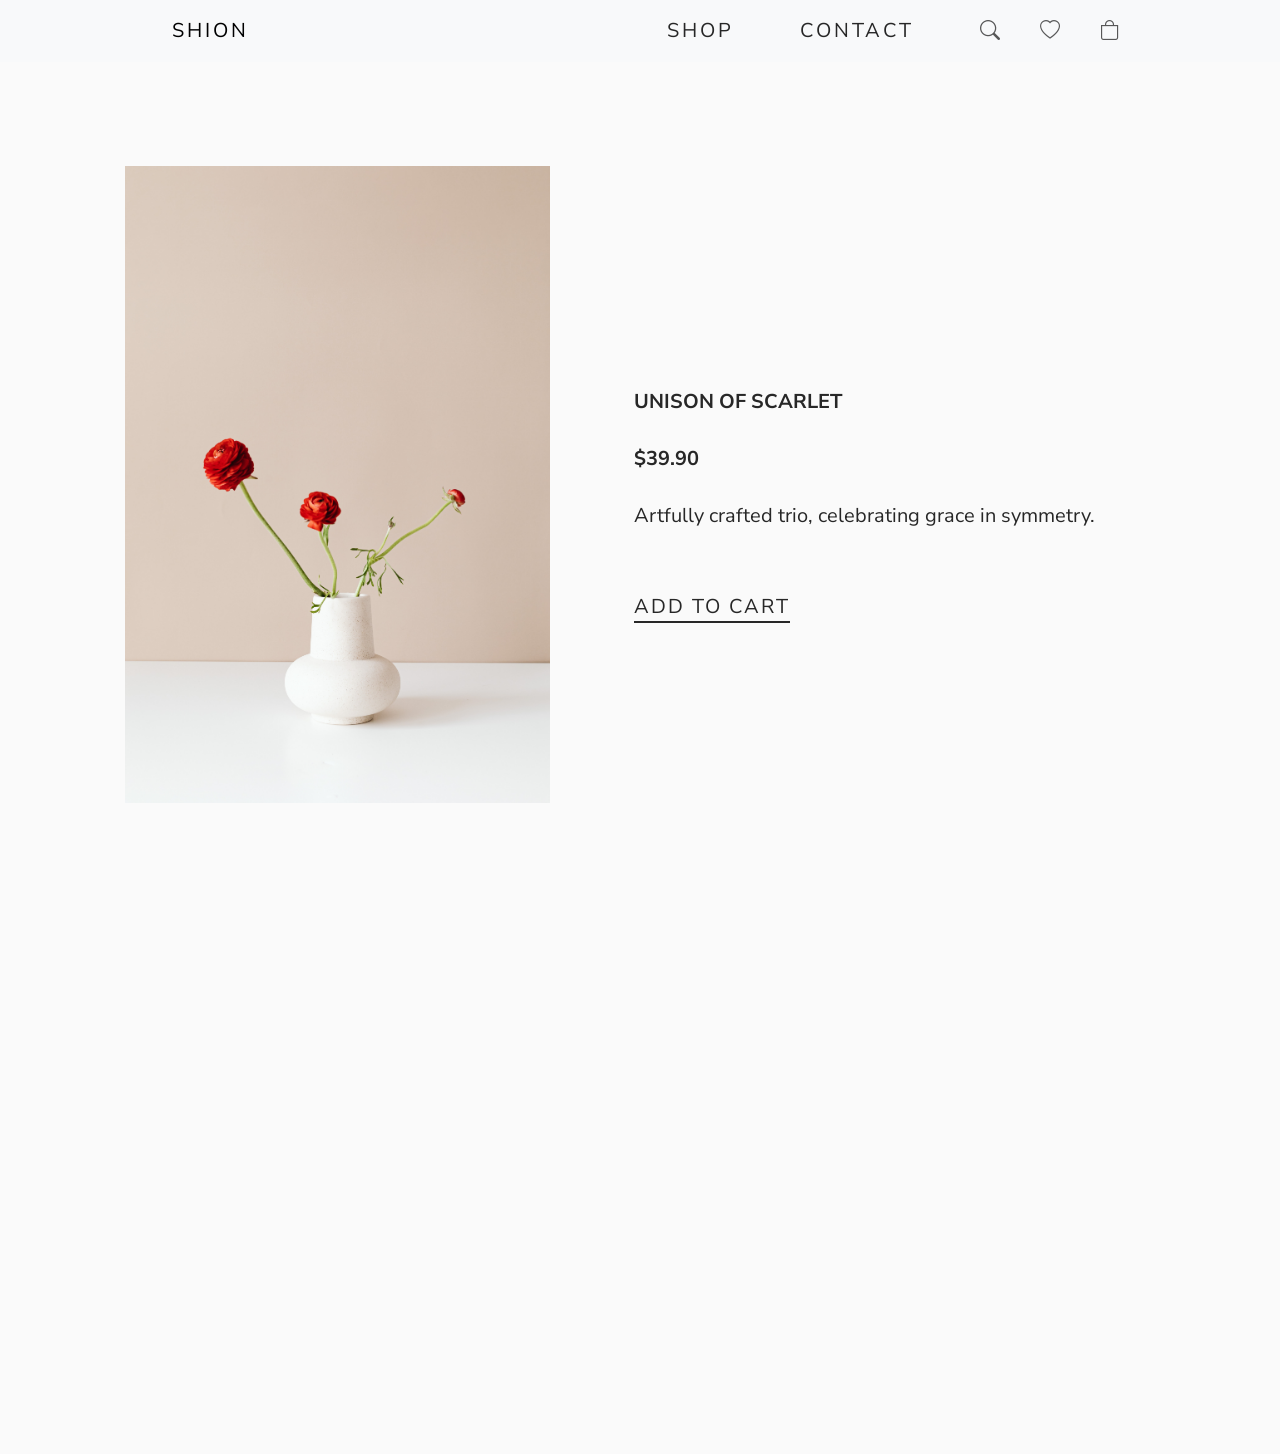
<file: product-unisonofscarlet.html>
<!DOCTYPE html>
<html lang="en">
  <head>
    <meta charset="utf-8" />
    <meta name="viewport" content="width=device-width, initial-scale=1" />
    <title>Shion.</title>

    <!-- Bootstrap -->
    <link
      href="https://cdn.jsdelivr.net/npm/bootstrap@5.3.0/dist/css/bootstrap.min.css"
      rel="stylesheet"
      integrity="sha384-9ndCyUaIbzAi2FUVXJi0CjmCapSmO7SnpJef0486qhLnuZ2cdeRhO02iuK6FUUVM"
      crossorigin="anonymous"
    />

    <!-- Bootstrap icons -->
    <link
      rel="stylesheet"
      href="https://cdn.jsdelivr.net/npm/bootstrap-icons@1.10.5/font/bootstrap-icons.css"
    />

    <!-- Google fonts : nunito sans, 400 + 700 -->
    <link rel="preconnect" href="https://fonts.googleapis.com" />
    <link rel="preconnect" href="https://fonts.gstatic.com" crossorigin />
    <link
      href="https://fonts.googleapis.com/css2?family=Nunito+Sans:wght@400;700&display=swap"
      rel="stylesheet"
    />

    <!-- AOS -->
    <link href="https://unpkg.com/aos@2.3.1/dist/aos.css" rel="stylesheet" />

    <!-- Custom css-->
    <link rel="stylesheet" href="css/style.css" />
  </head>
  <body>
    <!-- Navbar -->
    <nav id="top" class="navbar navbar-expand-lg bg-body-tertiary">
      <div class="container-fluid">
        <div class="">
          <a class="navbar-brand navbar-logo" href="index.html">Shion</a>
        </div>
        <button
          class="navbar-toggler"
          type="button"
          data-bs-toggle="collapse"
          data-bs-target="#navbarNav"
          aria-controls="navbarNav"
          aria-expanded="false"
          aria-label="Toggle navigation"
        >
          <span class="navbar-toggler-icon"></span>
        </button>
        <div
          class="justify-content-end collapse navbar-collapse"
          id="navbarNav"
        >
          <ul class="navbar-nav">
            <li class="nav-item text-center">
              <a class="nav-link navbar-navlinks" href="shop.html">Shop</a>
            </li>
            <div class="nav-spacing">
              <li class="nav-item text-center">
                <a class="nav-link navbar-navlinks" href="contact.html"
                  >Contact</a
                >
              </li>
            </div>
            <div class="row">
              <div class="col">
                <li class="nav-item text-end">
                  <a class="nav-link" href="#"><i class="bi bi-search"></i></a>
                </li>
              </div>
              <div class="col">
                <li class="nav-item text-center">
                  <a class="nav-link" href="#"><i class="bi bi-heart"></i></a>
                </li>
              </div>
              <div class="col">
                <li class="nav-item text-start">
                  <a class="nav-link" href="#"><i class="bi bi-bag"></i></a>
                </li>
              </div>
            </div>
          </ul>
        </div>
      </div>
    </nav>

    <section class="single-product pt-70">
      <div class="row row-cols-auto row-spacing d-flex justify-content-center">
        <div class="col d-flex justify-content-center">
          <img
            class="img-size img-spacing product-img"
            src="images/product-unisonofscarlet.jpg"
          />
        </div>
        <div class="col d-flex align-items-center p-5">
          <div
            data-aos="fade-up"
            data-aos-duration="900"
            class="container p-4"
          >
            <h3>Unison of Scarlet</h3>
            <h3>$39.90</h3>
            <p class="pb-45">
              Artfully crafted trio, celebrating grace in symmetry.
            </p>
            <a href="#" class="btn-underline">Add to Cart</a>
          </div>
        </div>
      </div>
    </section>

    <!-- Footer -->
    <footer>
      <div data-aos="fade-up" data-aos-duration="900" class="container">
        <p class="logo">Shion</p>
        <div class="row row-cols-auto row-spacing">
          <div class="col footer-col">
            <a class="btn-underline display-block pb-28" href="product-unisonofscarlet.html#top">
              Back to top <i class="bi bi-arrow-up"></i>
            </a>
          </div>
          <div class="col footer-col">
            <a class="btn-underline display-block pb-28" href="shop.html"
              >Shop</a
            >
          </div>
          <div class="col footer-col pl-24 pr-24">
            <a class="btn-underline display-block pb-28" href="contact.html"
              >Contact</a
            >
          </div>
        </div>
        <p class="pt-40 pb-76">&copy 2023 Lexi Tian. All rights reserved.</p>
      </div>
    </footer>

    <!-- Bootstrap JS -->
    <script
      src="https://cdn.jsdelivr.net/npm/bootstrap@5.3.0/dist/js/bootstrap.bundle.min.js"
      integrity="sha384-geWF76RCwLtnZ8qwWowPQNguL3RmwHVBC9FhGdlKrxdiJJigb/j/68SIy3Te4Bkz"
      crossorigin="anonymous"
    ></script>

    <!-- AOS JS -->
    <script src="https://unpkg.com/aos@2.3.1/dist/aos.js"></script>
    <script>
      AOS.init();
    </script>
  </body>
</html>
</file>
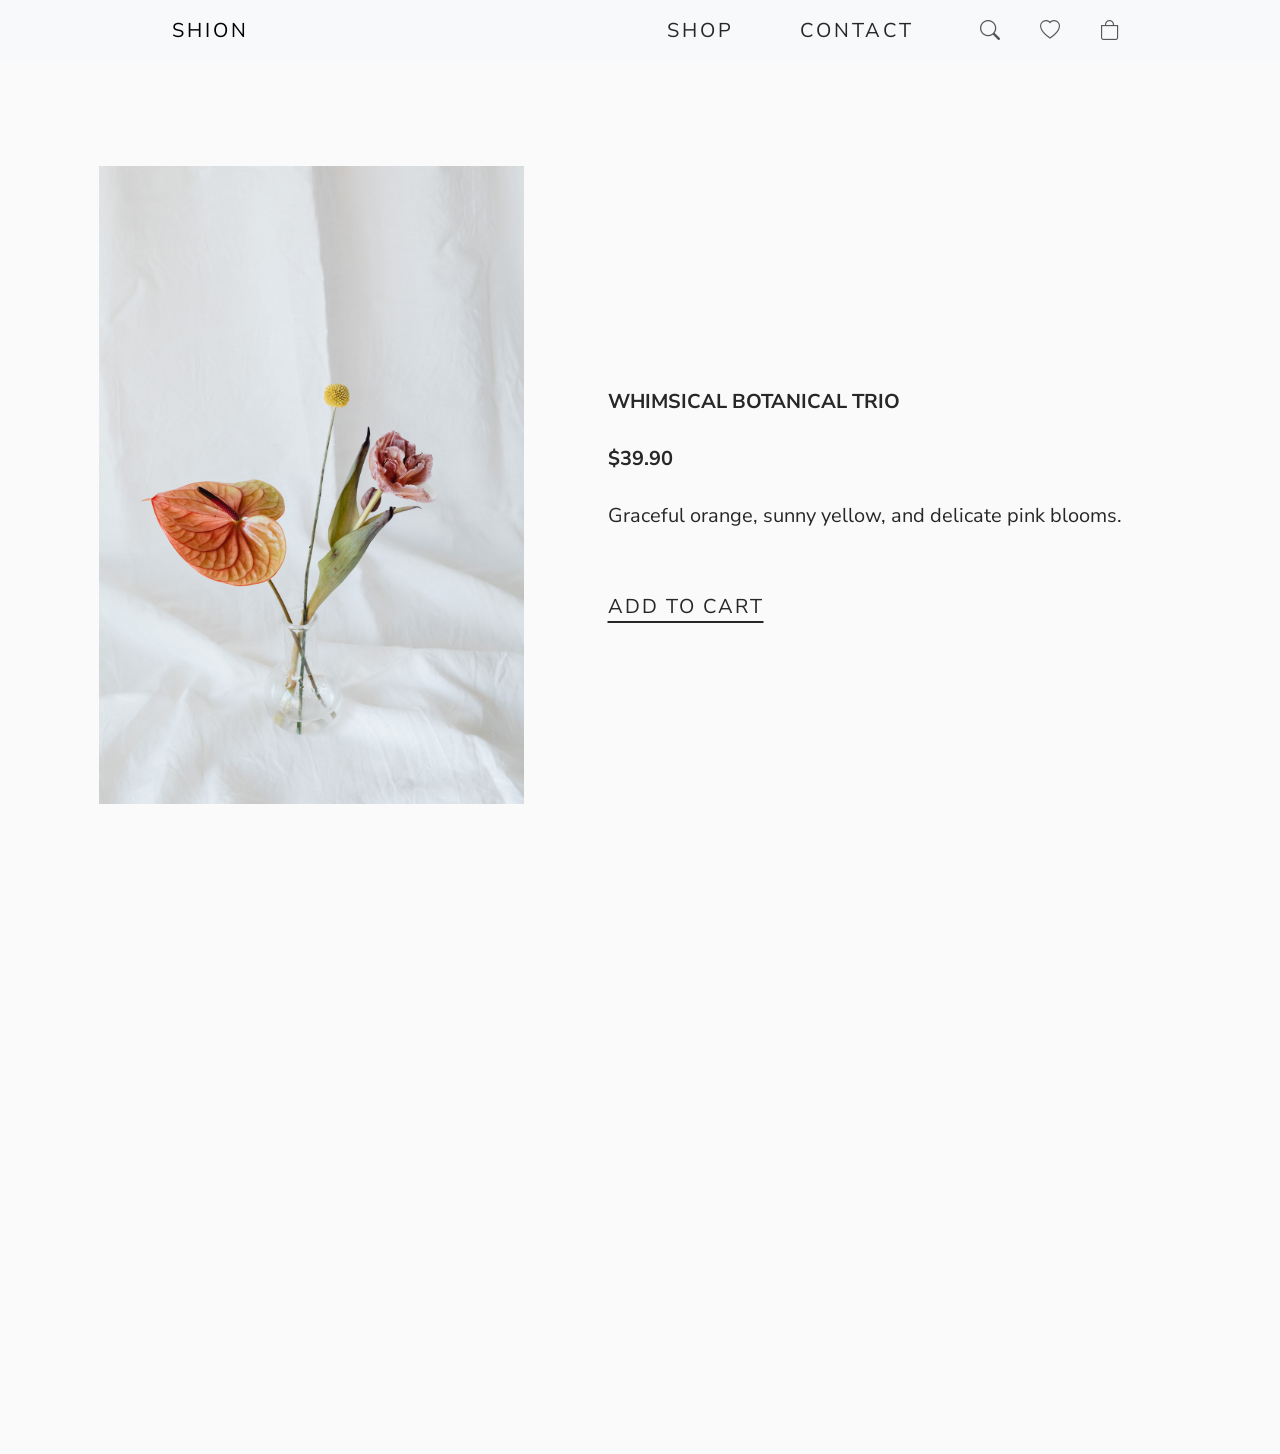
<file: product-whimsicalbotanicaltrio.html>
<!DOCTYPE html>
<html lang="en">
  <head>
    <meta charset="utf-8" />
    <meta name="viewport" content="width=device-width, initial-scale=1" />
    <title>Shion.</title>

    <!-- Bootstrap -->
    <link
      href="https://cdn.jsdelivr.net/npm/bootstrap@5.3.0/dist/css/bootstrap.min.css"
      rel="stylesheet"
      integrity="sha384-9ndCyUaIbzAi2FUVXJi0CjmCapSmO7SnpJef0486qhLnuZ2cdeRhO02iuK6FUUVM"
      crossorigin="anonymous"
    />

    <!-- Bootstrap icons -->
    <link
      rel="stylesheet"
      href="https://cdn.jsdelivr.net/npm/bootstrap-icons@1.10.5/font/bootstrap-icons.css"
    />

    <!-- Google fonts : nunito sans, 400 + 700 -->
    <link rel="preconnect" href="https://fonts.googleapis.com" />
    <link rel="preconnect" href="https://fonts.gstatic.com" crossorigin />
    <link
      href="https://fonts.googleapis.com/css2?family=Nunito+Sans:wght@400;700&display=swap"
      rel="stylesheet"
    />

    <!-- AOS -->
    <link href="https://unpkg.com/aos@2.3.1/dist/aos.css" rel="stylesheet" />

    <!-- Custom css-->
    <link rel="stylesheet" href="css/style.css" />
  </head>
  <body>
    <!-- Navbar -->
    <nav id="top" class="navbar navbar-expand-lg bg-body-tertiary">
      <div class="container-fluid">
        <div class="">
          <a class="navbar-brand navbar-logo" href="index.html">Shion</a>
        </div>
        <button
          class="navbar-toggler"
          type="button"
          data-bs-toggle="collapse"
          data-bs-target="#navbarNav"
          aria-controls="navbarNav"
          aria-expanded="false"
          aria-label="Toggle navigation"
        >
          <span class="navbar-toggler-icon"></span>
        </button>
        <div
          class="justify-content-end collapse navbar-collapse"
          id="navbarNav"
        >
          <ul class="navbar-nav">
            <li class="nav-item text-center">
              <a class="nav-link navbar-navlinks" href="shop.html">Shop</a>
            </li>
            <div class="nav-spacing">
              <li class="nav-item text-center">
                <a class="nav-link navbar-navlinks" href="contact.html"
                  >Contact</a
                >
              </li>
            </div>
            <div class="row">
              <div class="col">
                <li class="nav-item text-end">
                  <a class="nav-link" href="#"><i class="bi bi-search"></i></a>
                </li>
              </div>
              <div class="col">
                <li class="nav-item text-center">
                  <a class="nav-link" href="#"><i class="bi bi-heart"></i></a>
                </li>
              </div>
              <div class="col">
                <li class="nav-item text-start">
                  <a class="nav-link" href="#"><i class="bi bi-bag"></i></a>
                </li>
              </div>
            </div>
          </ul>
        </div>
      </div>
    </nav>

    <section class="single-product pt-70">
      <div class="row row-cols-auto row-spacing d-flex justify-content-center">
        <div class="col d-flex justify-content-center">
          <img
            class="img-size img-spacing product-img"
            src="images/product-whimsicalbotanicaltrio.jpg"
          />
        </div>
        <div class="col d-flex align-items-center p-5">
          <div
            data-aos="fade-up"
            data-aos-duration="900"
            class="container p-4"
          >
            <h3>Whimsical Botanical Trio</h3>
            <h3>$39.90</h3>
            <p class="pb-45">
              Graceful orange, sunny yellow, and delicate pink blooms.
            </p>
            <a href="#" class="btn-underline">Add to Cart</a>
          </div>
        </div>
      </div>
    </section>

    <!-- Footer -->
    <footer>
      <div data-aos="fade-up" data-aos-duration="900" class="container">
        <p class="logo">Shion</p>
        <div class="row row-cols-auto row-spacing">
          <div class="col footer-col">
            <a
              class="btn-underline display-block pb-28"
              href="product-whimsicalbotanicaltrio.html#top"
            >
              Back to top <i class="bi bi-arrow-up"></i>
            </a>
          </div>
          <div class="col footer-col">
            <a class="btn-underline display-block pb-28" href="shop.html"
              >Shop</a
            >
          </div>
          <div class="col footer-col pl-24 pr-24">
            <a class="btn-underline display-block pb-28" href="contact.html"
              >Contact</a
            >
          </div>
        </div>
        <p class="pt-40 pb-76">&copy 2023 Lexi Tian. All rights reserved.</p>
      </div>
    </footer>

    <!-- Bootstrap JS -->
    <script
      src="https://cdn.jsdelivr.net/npm/bootstrap@5.3.0/dist/js/bootstrap.bundle.min.js"
      integrity="sha384-geWF76RCwLtnZ8qwWowPQNguL3RmwHVBC9FhGdlKrxdiJJigb/j/68SIy3Te4Bkz"
      crossorigin="anonymous"
    ></script>

    <!-- AOS JS -->
    <script src="https://unpkg.com/aos@2.3.1/dist/aos.js"></script>
    <script>
      AOS.init();
    </script>
  </body>
</html>
</file>
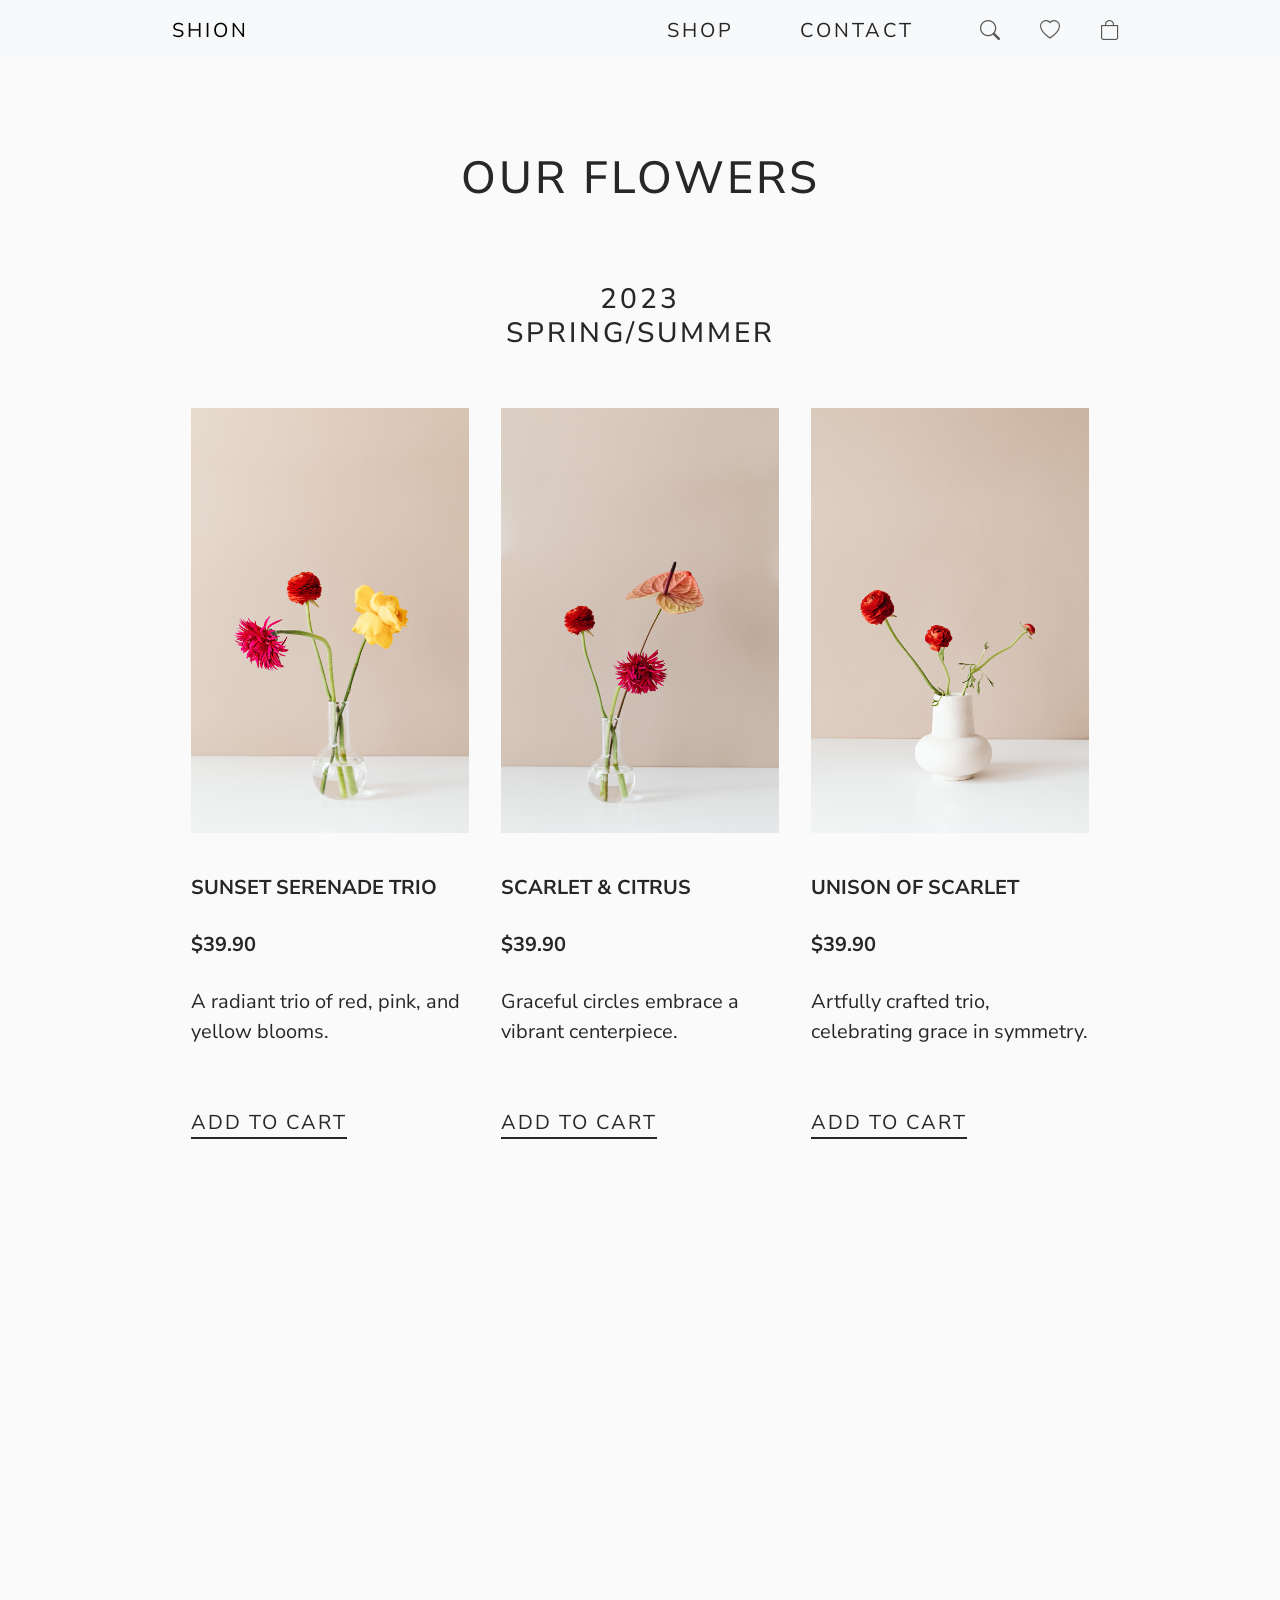
<file: shop.html>
<!DOCTYPE html>
<html lang="en">
  <head>
    <meta charset="utf-8" />
    <meta name="viewport" content="width=device-width, initial-scale=1" />
    <title>Shion.</title>
    <!-- Favicon -->
    <link rel="icon" type="image/x-icon" href="/images/favicon.ico" />

    <!-- Bootstrap -->
    <link
      href="https://cdn.jsdelivr.net/npm/bootstrap@5.3.0/dist/css/bootstrap.min.css"
      rel="stylesheet"
      integrity="sha384-9ndCyUaIbzAi2FUVXJi0CjmCapSmO7SnpJef0486qhLnuZ2cdeRhO02iuK6FUUVM"
      crossorigin="anonymous"
    />

    <!-- Bootstrap icons -->
    <link
      rel="stylesheet"
      href="https://cdn.jsdelivr.net/npm/bootstrap-icons@1.10.5/font/bootstrap-icons.css"
    />

    <!-- Google fonts : nunito sans, 400 + 700 -->
    <link rel="preconnect" href="https://fonts.googleapis.com" />
    <link rel="preconnect" href="https://fonts.gstatic.com" crossorigin />
    <link
      href="https://fonts.googleapis.com/css2?family=Nunito+Sans:wght@400;700&display=swap"
      rel="stylesheet"
    />

    <!-- AOS -->
    <link href="https://unpkg.com/aos@2.3.1/dist/aos.css" rel="stylesheet" />

    <!-- Custom css-->
    <link rel="stylesheet" href="css/style.css" />
  </head>
  <body>
    <!-- Navbar -->
    <nav id="top" class="navbar navbar-expand-lg bg-body-tertiary">
      <div class="container-fluid">
        <div class="">
          <a class="navbar-brand navbar-logo" href="index.html">Shion</a>
        </div>
        <button
          class="navbar-toggler"
          type="button"
          data-bs-toggle="collapse"
          data-bs-target="#navbarNav"
          aria-controls="navbarNav"
          aria-expanded="false"
          aria-label="Toggle navigation"
        >
          <span class="navbar-toggler-icon"></span>
        </button>
        <div
          class="justify-content-end collapse navbar-collapse"
          id="navbarNav"
        >
          <ul class="navbar-nav">
            <li class="nav-item text-center">
              <a class="nav-link navbar-navlinks" href="shop.html">Shop</a>
            </li>
            <div class="nav-spacing">
              <li class="nav-item text-center">
                <a class="nav-link navbar-navlinks" href="contact.html"
                  >Contact</a
                >
              </li>
            </div>
            <div class="row">
              <div class="col">
                <li class="nav-item text-end">
                  <a class="nav-link" href="#"><i class="bi bi-search"></i></a>
                </li>
              </div>
              <div class="col">
                <li class="nav-item text-center">
                  <a class="nav-link" href="#"><i class="bi bi-heart"></i></a>
                </li>
              </div>
              <div class="col">
                <li class="nav-item text-start">
                  <a class="nav-link" href="#"><i class="bi bi-bag"></i></a>
                </li>
              </div>
            </div>
          </ul>
        </div>
      </div>
    </nav>

    <h1 class="text-center pt-90 pb-45">Our Flowers</h1>

    <section class="flowers">
      <div class="container p-4">
        <!-- H2 -->
        <h2 data-aos="fade-up" data-aos-duration="900" class="text-center">
          2023 <br class="mobile" />
          Spring/Summer
        </h2>
        <!-- 2023 S/S  -->
        <div
          class="row row-cols-auto row-spacing d-flex justify-content-center"
        >
          <div
            data-aos="fade-up"
            data-aos-duration="900"
            class="col pb-55 product-item p-3"
          >
            <a href="product-sunsetserenadetrio.html" class="no-underline">
              <!-- Product 1 -->
              <img
                class="img-size img-spacing"
                src="images/product-sunsetserenadetrio.jpg"
              />
              <!-- Product name & details-->
              <h3>Sunset Serenade Trio</h3>
              <h3>$39.90</h3>
              <p class="pb-45">
                A radiant trio of red, pink, and yellow blooms.
              </p>
              <a href="#" class="btn-underline">Add to Cart</a>
            </a>
          </div>
          <div
            data-aos="fade-up"
            data-aos-duration="900"
            class="col pb-55 product-item p-3"
          >
            <a href="product-scarletcitrus.html" class="no-underline">
              <!-- Product 2 -->
              <img
                class="img-size img-spacing"
                src="images/product-scarletcitrus.jpg"
              />
              <!-- Product name & details-->
              <h3>Scarlet & Citrus</h3>
              <h3>$39.90</h3>
              <p class="pb-45">
                Graceful circles embrace a vibrant centerpiece.
              </p>
              <a href="#" class="btn-underline">Add to Cart</a>
            </a>
          </div>
          <div
            data-aos="fade-up"
            data-aos-duration="900"
            class="col pb-55 product-item p-3"
          >
            <!-- Product 3 -->
            <a href="product-unisonofscarlet.html" class="no-underline">
              <img
                class="img-size img-spacing"
                src="images/product-unisonofscarlet.jpg"
              />
              <!-- Product name & details-->
              <h3>Unison of Scarlet</h3>
              <h3>$39.90</h3>
              <p class="pb-45">
                Artfully crafted trio, celebrating grace in symmetry.
              </p>
              <a href="#" class="btn-underline">Add to Cart</a>
            </a>
          </div>
        </div>

        <!-- 2023 F/W  -->
        <h2
          data-aos="fade-up"
          data-aos-duration="900"
          class="pt-70 text-center"
        >
          2022 <br class="mobile" />
          Fall/Winter
        </h2>
        <div
          class="row row-cols-auto row-spacing d-flex justify-content-center"
        >
          <div
            data-aos="fade-up"
            data-aos-duration="900"
            class="col pb-55 product-item p-3"
          >
            <a href="product-blushingpetals.html" class="no-underline">
              <!-- Product 4 -->
              <img
                class="img-size img-spacing"
                src="images/product-blushingpetals.jpg"
              />
              <!-- Product name & details-->
              <h3>Blushing Petals</h3>
              <h3>$24.90</h3>
              <p class="pb-45">A single blossom whispering sweet romance.</p>
              <a href="#" class="btn-underline">Add to Cart</a>
            </a>
          </div>
          <div
            data-aos="fade-up"
            data-aos-duration="900"
            class="col pb-55 product-item p-3"
          >
            <a href="product-roseatesplendour.html" class="no-underline">
              <!-- Product 5 -->
              <img
                class="img-size img-spacing"
                src="images/product-roseatesplendour.jpg"
              />
              <!-- Product name & details-->
              <h3>Roseate Splendor</h3>
              <h3>$24.90</h3>
              <p class="pb-45">Embrace the allure of a solitary pink gem.</p>
              <a href="#" class="btn-underline">Add to Cart</a>
            </a>
          </div>
          <div
            data-aos="fade-up"
            data-aos-duration="900"
            class="col pb-55 product-item p-3"
          >
            <a href="product-whimsicalbotanicaltrio.html" class="no-underline">
              <!-- Product 6 -->
              <img
                class="img-size img-spacing"
                src="images/product-whimsicalbotanicaltrio.jpg"
              />
              <!-- Product name & details-->
              <h3>Whimsical Botanical Trio</h3>
              <h3>$39.90</h3>
              <p class="pb-45">
                Graceful orange, sunny yellow, and delicate pink blooms.
              </p>
              <a href="#" class="btn-underline">Add to Cart</a>
            </a>
          </div>
        </div>
        <div
          class="row row-cols-auto row-spacing d-flex justify-content-center"
        >
          <div
            data-aos="fade-up"
            data-aos-duration="900"
            class="col pb-55 product-item p-3"
          >
            <a class="no-underline" href="product-crimsonpetalduo.html">
              <!-- Product 7 -->
              <img
                class="img-size img-spacing"
                src="images/product-crimsonpetalduo.jpg"
              />
              <!-- Product name & details-->
              <h3>Crimson Petal Duo</h3>
              <h3>$29.90</h3>
              <p class="pb-45">Enchanting allure in a radiant bouquet.</p>
              <a href="#" class="btn-underline">Add to Cart</a>
            </a>
          </div>
          <div
            data-aos="fade-up"
            data-aos-duration="900"
            class="col pb-55 product-item p-3"
          >
            <a href="product-innocence.html" class="no-underline">
              <!-- Product 8 -->
              <img
                class="img-size img-spacing"
                src="images/product-innocence.jpg"
              />
              <!-- Product name & details-->
              <h3>Innocence</h3>
              <h3>$24.90</h3>
              <p class="pb-45">
                Effortless beauty captured in a single pristine, white blossom.
              </p>
              <a href="#" class="btn-underline">Add to Cart</a>
            </a>
          </div>
          <div
            data-aos="fade-up"
            data-aos-duration="900"
            class="col pb-55 product-item p-3"
          >
            <a href="product-opulentblooms.html" class="no-underline">
              <!-- Product 9 -->
              <img
                class="img-size img-spacing"
                src="images/product-opulentblooms.jpg"
              />
              <!-- Product name & details-->
              <h3>Opulent Blooms</h3>
              <h3>$59.90</h3>
              <p class="pb-45">
                Crimson, orange and white—a lavish tapestry of luxury.
              </p>
              <a href="#" class="btn-underline">Add to Cart</a>
            </a>
          </div>
        </div>
      </div>
    </section>

    <!-- Footer -->
    <footer>
      <div data-aos="fade-up" data-aos-duration="900" class="container">
        <p class="logo">Shion</p>
        <div class="row row-cols-auto row-spacing">
          <div class="col footer-col">
            <a class="btn-underline display-block pb-28" href="shop.html#top">
              Back to top <i class="bi bi-arrow-up"></i>
            </a>
          </div>
          <div class="col footer-col">
            <a class="btn-underline display-block pb-28" href="shop.html"
              >Shop</a
            >
          </div>
          <div class="col footer-col pl-24 pr-24">
            <a class="btn-underline display-block pb-28" href="contact.html"
              >Contact</a
            >
          </div>
        </div>
        <p class="pt-40 pb-76">&copy 2023 Lexi Tian. All rights reserved.</p>
      </div>
    </footer>

    <!-- Bootstrap JS -->
    <script
      src="https://cdn.jsdelivr.net/npm/bootstrap@5.3.0/dist/js/bootstrap.bundle.min.js"
      integrity="sha384-geWF76RCwLtnZ8qwWowPQNguL3RmwHVBC9FhGdlKrxdiJJigb/j/68SIy3Te4Bkz"
      crossorigin="anonymous"
    ></script>

    <!-- AOS JS -->
    <script src="https://unpkg.com/aos@2.3.1/dist/aos.js"></script>
    <script>
      AOS.init();
    </script>
  </body>
</html>
</file>
<file: css/style.css>
/* Reset */
* {
  box-sizing: border-box;
  margin: 0px;
  padding: 0px;
}

/* Common styles */
body {
  font-family: "Nunito Sans", sans-serif;
  color: #272727;
  background-color: #fafafa;
  font-size: 20px;
}

img {
  display: block;
  max-width: 100%;
  height: auto;
  object-fit: cover;
}

.label-black,
.btn-underline {
  letter-spacing: 2px;
}

h1,
h2,
.navbar-navlinks,
.logo {
  letter-spacing: 3px;
}

h1,
h2,
h3,
.navbar-logo,
.navbar-navlinks,
.label-black,
.btn-underline,
.logo,
.btn-black,
.contact-label {
  text-transform: uppercase;
}

h1 {
  font-size: 45px;
}

h2 {
  font-size: 28px;
}

h3 {
  font-size: 20px;
  padding-bottom: 19px;
  line-height: 30px;
}

h3,
.contact-label {
  font-weight: 700;
}

/* Margins + paddings */
.mt-40 {
  padding-top: 140px;
}

.pt-40 {
  padding-top: 40px;
}

.pt-70 {
  padding-top: 70px;
}

.pt-80 {
  padding-top: 80px;
}

.pt-90 {
  padding-top: 90px;
}

.pb-15 {
  padding-bottom: 16px;
}

.pb-25 {
  padding-bottom: 25px;
}

.pb-28 {
  padding-bottom: 28px;
}

.pb-45 {
  padding-bottom: 45px;
}

.pb-55 {
  padding-bottom: 55px;
}

.pb-76 {
  padding-bottom: 76px;
}

.pb-80 {
  padding-bottom: 80px;
}

.pb-90 {
  padding-bottom: 90px;
}

.pr-140 {
  padding-right: 140px;
}

/* Button styles */
.label-black {
  background-color: #272727;
  color: #fff;
  padding: 13px;
  width: 40px;
  margin-bottom: 40px;
}

.btn-underline {
  text-decoration-line: underline;
  text-underline-offset: 8px;
  color: #272727;
}

.btn-black {
  background-color: #272727;
  color: #fff;
  padding: 18px;
  border: none;
}

/* Navbar */
.navbar-logo {
  text-transform: uppercase;
  letter-spacing: 3px;
  padding-left: 20px;
}

.navbar-logo-container {
  padding-left: 0px;
}

.navbar-navlinks {
  color: #272727;
  letter-spacing: 3px;
}

/* Hero */
.hero {
  background-image: url("../images/hero.jpg");
  background-size: cover;
  background-position-x: 20%;
  background-position-y: 88%;
  height: 832px;
}

.hero .container {
  padding: 40px 36px;
}

.hero-title h1 {
  padding-top: 30px;
  padding-bottom: 12px;
  margin: 0 auto;
}

/* New in - section */
.new-in {
  padding-top: 0px;
}

.new-in .container {
  padding: 30px;
}

.row-spacing {
  padding: 34px 0px;
}

.img-spacing {
  padding-bottom: 40px;
}

.swap-row {
  display: flex;
}

.swap-right {
  order: 1;
}

/* Home - Newsletter section */
.newsletter {
  background-image: url("../images/newsletter.jpg");
  background-size: cover;
  background-repeat: no-repeat;
  background-position: center 80%;
}

.newsletter-input {
  width: 100%;
  padding: 15px;
  margin: 5px 0 22px 0;
  display: inline-block;
  border: none;
  background: #f1f1f1;
}

.btn-newsletter {
  padding-left: 60px;
  padding-right: 60px;
}

/* Home - Footer */
footer {
  padding: 20px;
}

.logo {
  font-size: 25px;
  padding: 74px 0px 57px 0px;
}

.display-block {
  display: block;
}

.footer-col {
  width: 250px;
}

/* Shop */
.no-underline {
  text-decoration: none;
  color: #272727;
}

.product-item {
    padding-bottom: 55px;
  }

/* Single product pages */
.single-product {
  padding-top: 0px;
}

/* Contact - mobile ver */
.contact-input {
  width: 100%;
  padding: 15px;
  margin: 5px 0px 22px 0px;
  display: inline-block;
  background: #fff;
  border: 2px solid #272727;
}

.btn-long {
  padding: 18px 70px;
}

@media screen and (min-width: 768px) {
  /* Nav */
  .navbar-logo-container {
    padding-left: 0px;
  }

  /* Home */
  .hero-content {
    padding: 20px 0 0 40px;
  }

  .new-in-title {
    padding-bottom: 90px;
  }

  /* Home - newsletter */
  .newsletter-container {
    max-width: 904px;
  }

  /* Footer */
  .footer-col {
    width: auto;
  }
}

@media screen and (min-width: 992px) {
  /* Nav */
  .navbar-logo-container {
    padding-left: 0px;
  }

  /* Footer */
  .footer-col {
    width: auto;
  }

  /* Home - hero */
  .hero-content {
    padding: 20px 0 0 90px;
  }

  .hero-title {
    padding: 20px 0;
  }

  /* Shop */
  .product-item {
    width: 300px;
  }
}

@media screen and (min-width: 1024px) {
  .navbar {
    padding-left: 140px;
    padding-right: 140px;
  }

  .nav-spacing {
    padding-left: 50px;
    padding-right: 50px;
  }

  /* Home */
  .new-in .container {
    padding: 60px 0px;
  }

  .swap-left {
    order: 1;
  }

  .img-size {
    height: 465px;
  }

  .hero .container {
    padding: 40px 0px;
  }

  .hero-title {
    padding: 20px 0;
  }

  /* Home - newsletter */
  .newsletter-container {
    max-width: 904px;
  }

  /* Shop */
  .product-item {
    width: 310px;
  }

  /* Single product pages */
  .product-img {
    width: 425px;
    height: auto;
  }
  /* Single product pages */
  .single-product {
    padding-top: 70px;
  }
}

@media screen and (min-width: 1200px) {
  /* Nav */
  .navbar-logo-container {
    padding-left: 140px;
  }

  .navlinks-container {
    padding-right: 140px;
  }

  /* Home - hero */
  .hero-content {
    padding-top: 190px;
    padding-left: 100px;
  }
}

@media screen and (min-width: 1366px) {
  .mobile {
    display: none;
  }

  .desktop {
    display: block;
  }

  /* Padding */
  .pl-24 {
    padding-left: 24px;
  }

  .pr-24 {
    padding-right: 24px;
  }

  /* Footer */
  .logo {
    padding: 74px 0px 45px 0px;
  }

  .footer-col {
    width: auto;
  }

  /* Home - Hero */
  .hero {
    background-image: url("../images/hero.jpg");
    background-size: cover;
    height: 769px;
  }

  .hero-content {
    padding-top: 190px;
    padding-left: 100px;
  }

  .hero-title {
    padding: 20px 0;
  }

  /* Home - new in section */
  .new-in .container {
    padding: 90px 0px 60px 0px;
  }

  .swap-left {
    order: 1;
  }

  .img-size {
    height: 465px;
  }

  /* Home - newsletter */
  .newsletter-container {
    max-width: 904px;
  }

  /* Shop page - desktop ver */
  .product-item {
    width: 350px;
  }

  /* Single product pages */
  .product-img {
    width: 425px;
    height: auto;
  }

  /* Single product pages */
  .single-product {
    padding-top: 70px;
  }

  /* Contact - desktop ver */
  .contact-img {
    height: 700px;
  }
}
</file>
